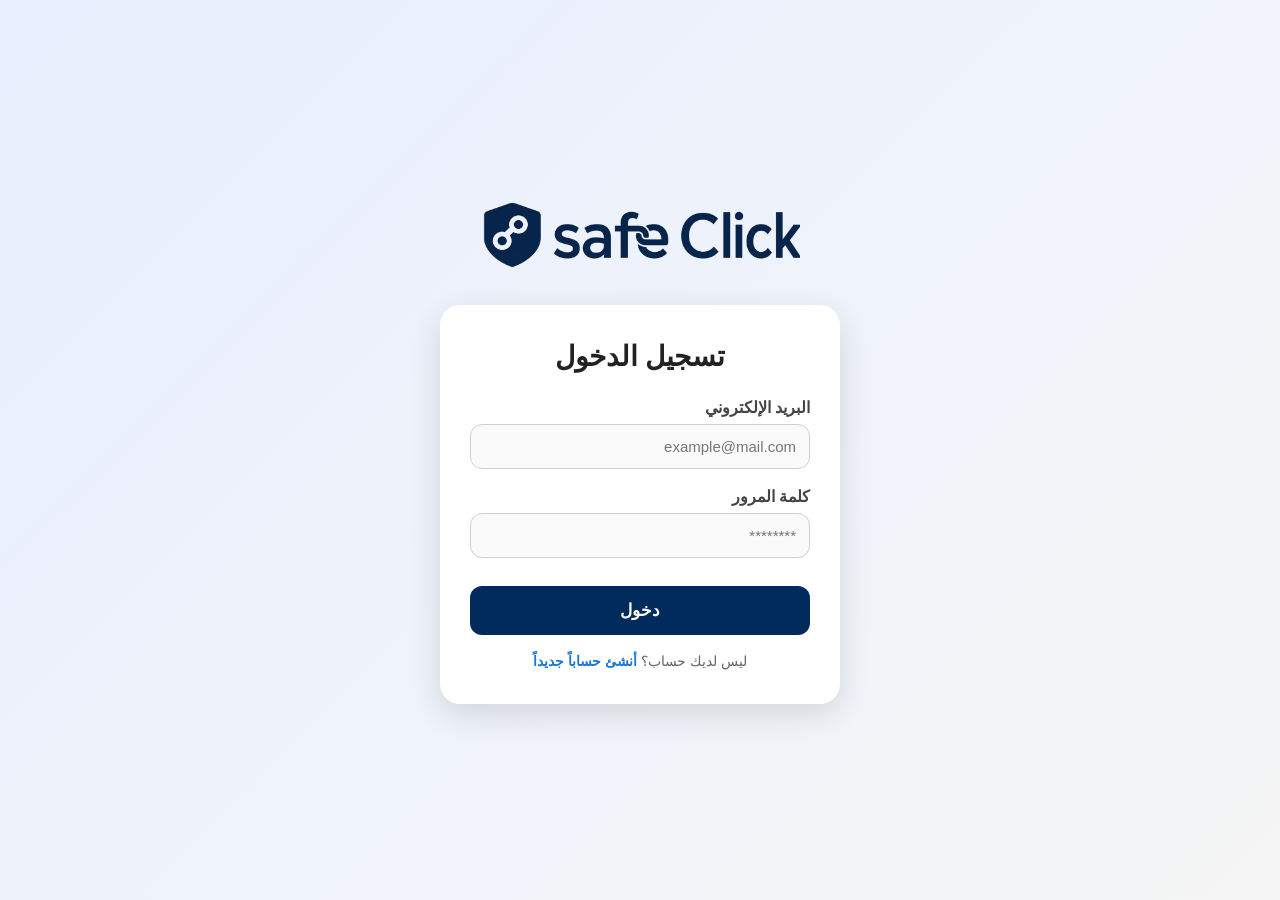
<file: index.html>
<!DOCTYPE html>
<html lang="ar" dir="rtl">
<head>
  <meta charset="UTF-8" />
  <meta name="viewport" content="width=device-width, initial-scale=1.0"/>
  
  <title>تسجيل الدخول</title>

  <link rel="icon" type="image/png" href="./home/hom.jpeg">
  <link rel="stylesheet" href="./style.css">
</head>

<body>

  <!-- اللوجو -->
  <div class="top-left-logo">
    <img
      src="./log-removebg-preview.png"
      alt="Safe Click Logo"
    />
  </div>

  <!-- كارت تسجيل الدخول -->
  <div class="auth-card">

    <h2>تسجيل الدخول</h2>

    <form id="loginForm">

      <!-- الإيميل -->
      <div class="form-group">
        <label for="email">البريد الإلكتروني</label>

        <input 
          type="email"
          name="email"
          id="email"
          placeholder="example@mail.com"
          autocomplete="email"
          required
        >
      </div>

      <!-- الباسورد -->
      <div class="form-group">
        <label for="password">كلمة المرور</label>

        <input
          type="password"
          name="password"
          id="password"
          placeholder="********"
          autocomplete="current-password"
          required
        >
      </div>

      <!-- زر الدخول -->
      <button type="submit" id="submitBtn">
        دخول
      </button>

      <!-- الرسالة -->
      <div id="responseMsg" class="message"></div>

      <!-- لينك التسجيل -->
      <p>
        ليس لديك حساب؟
        <a href="./sing.html">
          أنشئ حساباً جديداً
        </a>
      </p>

    </form>

  </div>

  <script src="./index.js"></script>

</body>
</html>
</file>
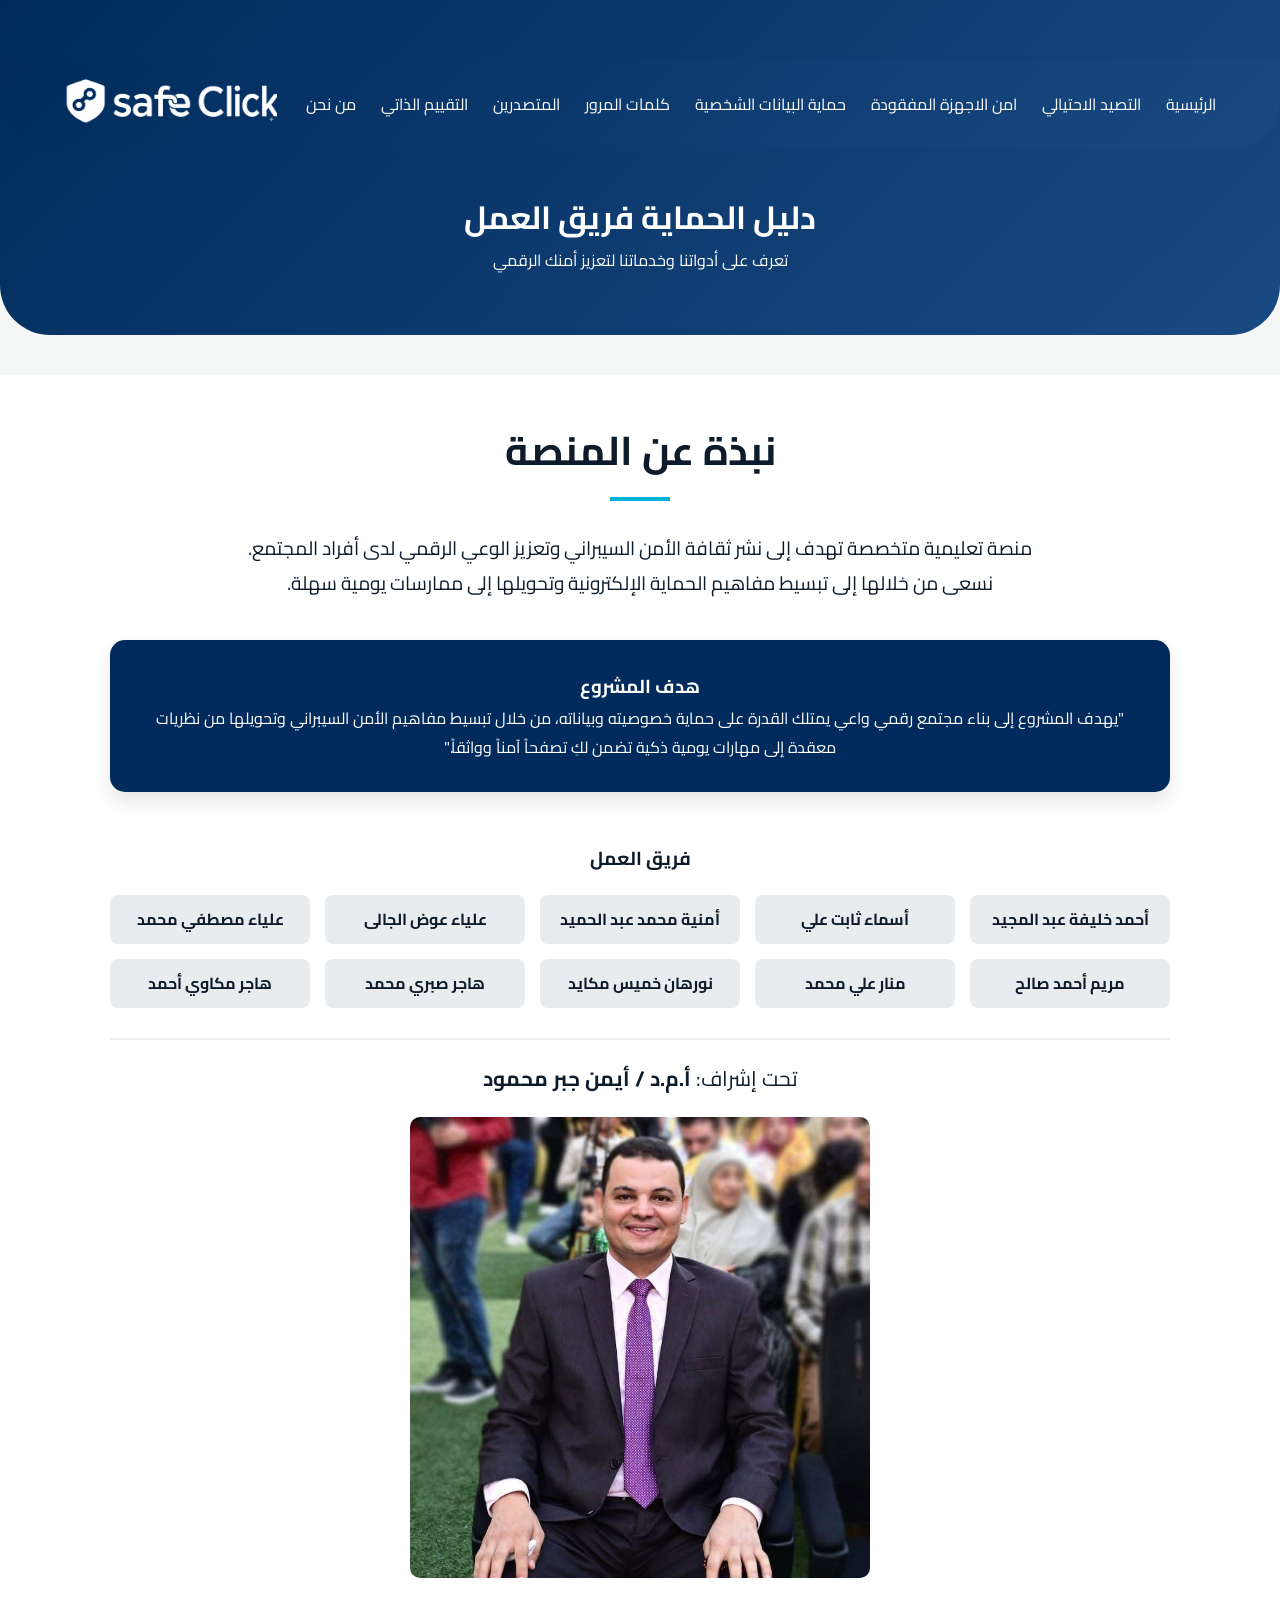
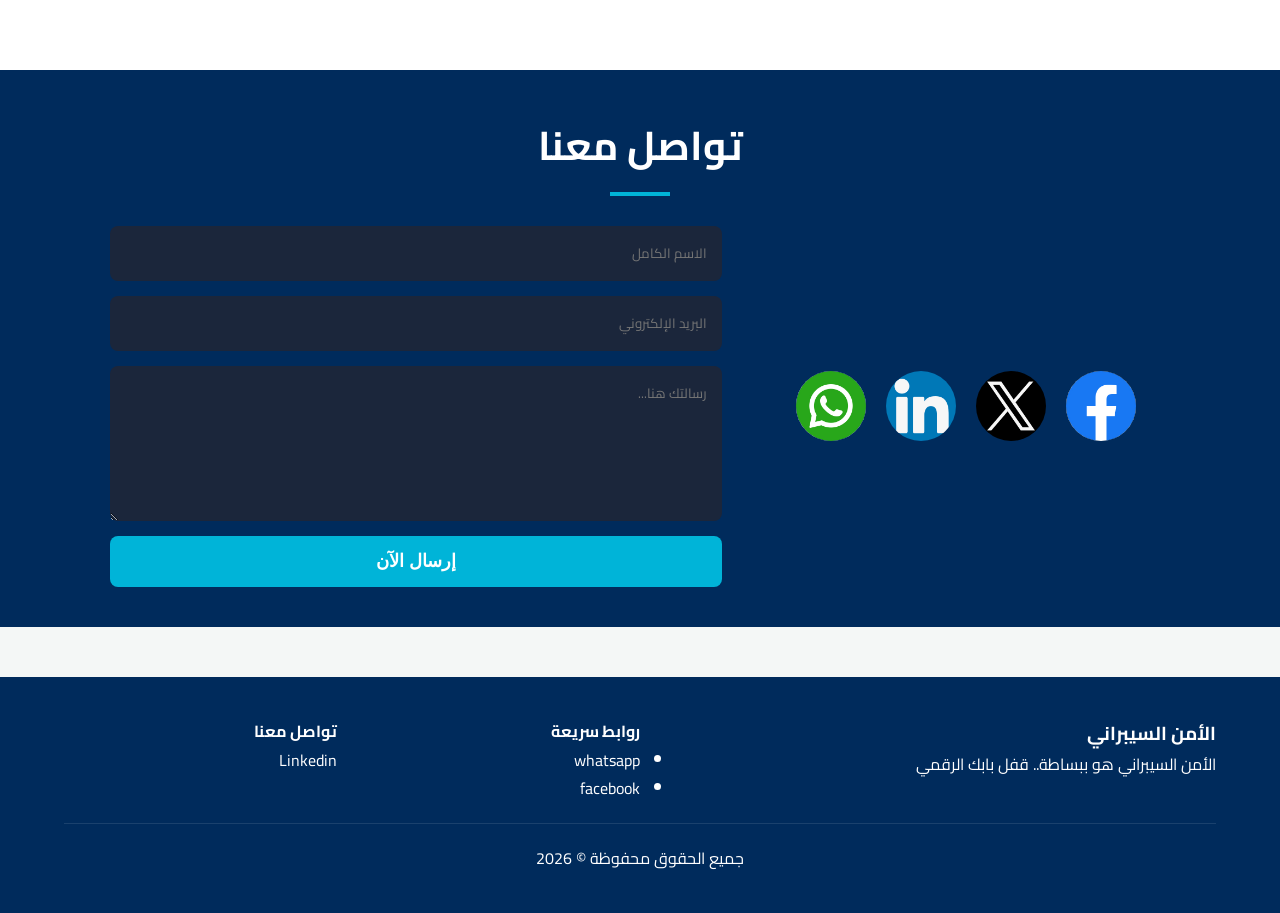
<file: about.html>
<!DOCTYPE html>
<html lang="ar" dir="rtl">
  <head>
    <meta charset="UTF-8" />
    <meta name="viewport" content="width=device-width, initial-scale=1.0" />
    <title>شرح خدمات الأمن السيبراني</title>
    <link rel="icon" type="image/png" href="./home/hom.jpeg" />
    <link rel="stylesheet" href="./about.css" />
    <link
      href="https://fonts.googleapis.com/css2?family=Cairo:wght@400;700&display=swap"
      rel="stylesheet"
    />
  </head>
  <body>
    <header>
      <header class="main-header">
        <div class="header-container">
          <div class="right-header-section">
            <div class="menu-toggle" id="mobile-menu">
              <span class="bar"></span>
              <span class="bar"></span>
              <span class="bar"></span>
            </div>

            <nav>
              <ul class="nav-list" id="nav-list">
                <li><a href="./profile.html">الرئيسية</a></li>
                <li><a href="./phishing.html">التصيد الاحتيالي</a></li>
                <li><a href="./security.html">امن الاجهزة المفقودة</a></li>
                <li><a href="./protection.html"> حماية البيانات الشخصية</a></li>
                <li><a href="./passwords.html"> كلمات المرور</a></li>
                <li><a href="./malware.html"> المتصدرين</a></li>
                <li><a href="./activite.html"> التقييم الذاتي</a></li>
                <li><a href="./about.html"> من نحن</a></li>
              </ul>
            </nav>
          </div>

          <div class="top-left-logo">
            <img
              src="./Gemini_Generated_Image_d83t30d83t30d83t-removebg-preview.png"
              alt="safe Click"
            />
          </div>
        </div>
      </header>
      <h1>دليل الحماية فريق العمل </h1>
      <p>تعرف على أدواتنا وخدماتنا لتعزيز أمنك الرقمي</p>
    </header>
    <!-- قسم من نحن -->
    <section class="about-section">
      <div class="container">
        <h2 class="section-title">نبذة عن المنصة</h2>
        <p class="description">
          منصة تعليمية متخصصة تهدف إلى نشر ثقافة الأمن السيبراني وتعزيز الوعي
          الرقمي لدى أفراد المجتمع. نسعى من خلالها إلى تبسيط مفاهيم الحماية
          الإلكترونية وتحويلها إلى ممارسات يومية سهلة.
        </p>

        <div class="mission-box">
          <h3>هدف المشروع</h3>
          <p>
            "يهدف المشروع إلى بناء مجتمع رقمي واعي يمتلك القدرة على حماية
            خصوصيته وبياناته، من خلال تبسيط مفاهيم الأمن السيبراني وتحويلها من
            نظريات معقدة إلى مهارات يومية ذكية تضمن لكِ تصفحاً آمناً وواثقاً."
          </p>
        </div>

        <div class="team-section">
          <h3>فريق العمل</h3>
          <div class="team-grid">
            <span>أحمد خليفة عبد المجيد</span>
            <span>أسماء ثابت علي</span>
            <span>أمنية محمد عبد الحميد</span>
            <span>علياء عوض الجالى</span>
            <span>علياء مصطفي محمد</span>
            <span>مريم أحمد صالح</span>
            <span>منار علي محمد</span>
            <span>نورهان خميس مكايد</span>
            <span>هاجر صبري محمد</span>
            <span>هاجر مكاوي أحمد</span>
          </div>
          <div class="supervisor">
            <p>تحت إشراف: <strong>أ.م.د / أيمن جبر محمود</strong></p>
            <img src="./iconi/IMG-20260430-WA0055.jpg"  alt="مشرف المشروع">
          </div>
        </div>
      </div>
    </section>

    <!-- قسم اتصل بنا -->
    <section class="contact-section">
      <div class="container">
        <h2 class="section-title">تواصل معنا</h2>
        <div class="contact-wrapper">
          <!-- روابط التواصل الاجتماعي (أيقونات دائرية) -->
          <div class="contact-info-icons">
            <a
              href="https://www.facebook.com/profile.php?id=61589267420290"
              target="_blank"
              class="social-icon fb"
              title="فيسبوك"
            >
              <img src="./iconi/facbook.jpeg" alt="" />
            </a>

            <a
              href="https://x.com/home"
              target="_blank"
              class="social-icon x-twitter"
              title="تويتر"
            >
              <img src="./iconi/twitter.jpeg" alt="" />
            </a>

            <a
              href="https://www.linkedin.com/in/safe-click-032a72406/"
              target="_blank"
              class="social-icon in"
              title="لينكدإن"
            >
              <img src="./iconi/linken.jpeg" alt="" />
            </a>

            <a
              href="https://wa.me/201557120352"
              target="_blank"
              class="social-icon wa"
              title="واتساب"
            >
              <img src="./iconi/WhatsApp.jpeg" alt="" />
            </a>
          </div>

          <!-- نموذج المراسلة (اختياري لزيادة احترافية الصفحة) -->
          <form class="contact-form">
            <input type="text" placeholder="الاسم الكامل" required />
            <input type="email" placeholder="البريد الإلكتروني" required />
            <textarea placeholder="رسالتك هنا..." rows="5"></textarea>
            <button type="submit">إرسال الآن</button>
          </form>
        </div>
      </div>
    </section>
    <footer class="main-footer">
      <div class="footer-container">
        <div class="footer-col">
          <h3 class="footer-logo">الأمن السيبراني</h3>
          <p>الأمن السيبراني هو ببساطة.. قفل بابك الرقمي</p>
        </div>
        <div class="footer-col">
          <h4>روابط سريعة</h4>
          <ul>
            <li><a href="https://wa.me/201557120352">whatsapp </a></li>
            <li><a href="https://www.facebook.com/profile.php?id=61589267420290"> facebook</a></li>
          </ul>
        </div>
        <div class="footer-col">
          <h4>تواصل معنا</h4>
         <p>
              <a href="https://www.linkedin.com/in/safe-click-032a72406/" >
                Linkedin </a></p>
        </div>
      </div>
      <div class="footer-bottom">
        <p>جميع الحقوق محفوظة © 2026</p>
      </div>
    </footer>
    <script src="./profile.js"></script>
  </body>
</html>
</file>
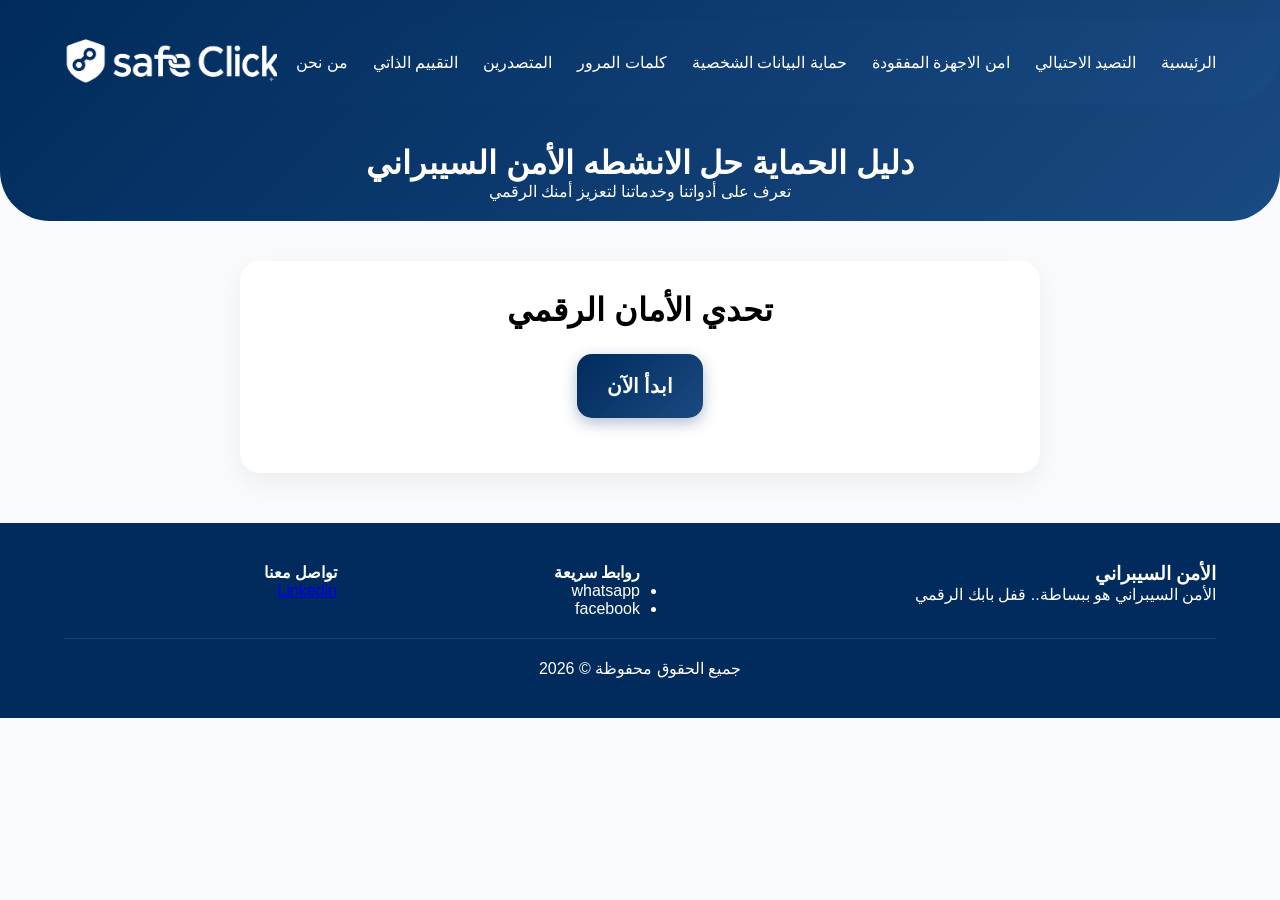
<file: activite.html>
<!DOCTYPE html>
<html lang="ar" dir="rtl">
<head>
    <meta charset="UTF-8">
    <meta name="viewport" content="width=device-width, initial-scale=1.0">
    <title>أنشطة Cyber Safe</title>
    <link rel="stylesheet" href="./activite-1.css">
</head>
<body>
     <header>
      <header class="main-header">
        <div class="header-container">
          <div class="right-header-section">
            <div class="menu-toggle" id="mobile-menu">
              <span class="bar"></span>
              <span class="bar"></span>
              <span class="bar"></span>
            </div>

            <nav>
              <ul class="nav-list" id="nav-list">
                <li><a href="./profile.html">الرئيسية</a></li>
                <li><a href="./phishing.html">التصيد الاحتيالي</a></li>
                <li><a href="./security.html">امن الاجهزة المفقودة</a></li>
                <li><a href="./protection.html"> حماية البيانات الشخصية</a></li>
                <li><a href="./passwords.html"> كلمات المرور</a></li>
                <li><a href="./malware.html"> المتصدرين</a></li>
                <li><a href="./activite.html"> التقييم الذاتي</a></li>
                <li><a href="./about.html"> من  نحن</a></li>
              </ul>
            </nav>
          </div>

          <div class="top-left-logo">
            <img
              src="./Gemini_Generated_Image_d83t30d83t30d83t-removebg-preview.png"
              alt="safe Click"
            />
          </div>
        </div>
      </header>
      <h1 >دليل الحماية  حل الانشطه  الأمن السيبراني</h1>
      <p>تعرف على أدواتنا وخدماتنا لتعزيز أمنك الرقمي</p>
    </header>


    <div class="container">
        <h1> تحدي الأمان الرقمي</h1>

        <div id="start-container" style="text-align: center;">
            <button id="start-btn" class="start-btn">ابدأ الآن</button>
        </div>

        <div id="questions-container" style="display: none;">
            <div class="question-card" id="current-question">
                <span class="question-text" id="question-text"></span>
                <div class="options" id="options-container">
                </div>
                <div class="feedback" id="feedback"></div>
            </div>
        </div>
    </div>

    <footer class="main-footer">
        <div class="footer-container">
            <div class="footer-col">
                <h3 class="footer-logo">الأمن السيبراني</h3>
            <p> الأمن السيبراني هو ببساطة.. قفل بابك الرقمي </p>
        
            </div>
            <div class="footer-col">
                <h4>روابط سريعة</h4>
                <ul>
                    <li><a href="https://wa.me/201557120352">whatsapp </a></li>
                    <li><a href="https://www.facebook.com/profile.php?id=61589267420290">  facebook</a></li>
                </ul>
            </div>
            <div class="footer-col">
                <h4>تواصل معنا</h4>
                <a href="https://www.linkedin.com/in/safe-click-032a72406/" >
                Linkedin </a></p>
            </div>
        </div>
        <div class="footer-bottom">
            <p>جميع الحقوق محفوظة © 2026</p>
        </div>
    </footer>

    <script src="./activite-1.js"></script>
</body>
</html>
</file>
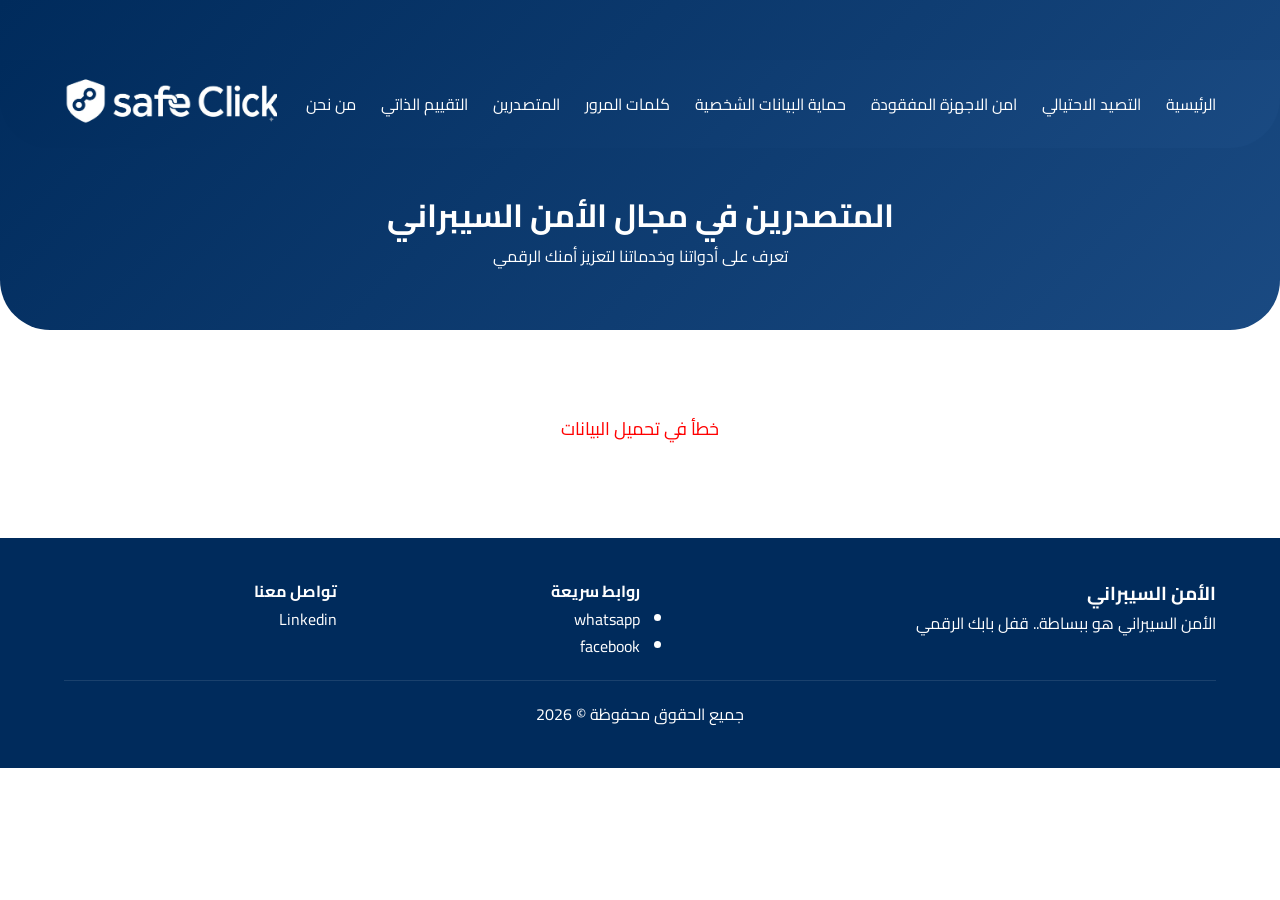
<file: malware.html>
<!DOCTYPE html>
<html lang="ar" dir="rtl">
<head>
    <meta charset="UTF-8">
    <meta name="viewport" content="width=device-width, initial-scale=1.0">
    <title>المتصدرين في مجال البرمجيات الخبيثة</title>
     <link rel="icon" type="image/png" href="./home/hom.jpeg">
    <link rel="stylesheet" href="./malware.css" />
    <link rel="stylesheet" href="https://cdnjs.cloudflare.com/ajax/libs/font-awesome/6.0.0/css/all.min.css" />
    <link
      href="https://fonts.googleapis.com/css2?family=Cairo:wght@400;700&display=swap"
      rel="stylesheet"
    />
</head>
<body>
    <header>
      <header class="main-header">
        <div class="header-container">
          <div class="right-header-section">
            <div class="menu-toggle" id="mobile-menu">
              <span class="bar"></span>
              <span class="bar"></span>
              <span class="bar"></span>
            </div>

            <nav>
              <ul class="nav-list" id="nav-list">
                <li><a href="./profile.html">الرئيسية</a></li>
                <li><a href="./phishing.html">التصيد الاحتيالي</a></li>
                <li><a href="./security.html">امن الاجهزة المفقودة</a></li>
                <li><a href="./protection.html"> حماية البيانات الشخصية</a></li>
                <li><a href="./passwords.html"> كلمات المرور</a></li>
                <li><a href="./malware.html"> المتصدرين</a></li>
                <li><a href="./activite.html"> التقييم الذاتي</a></li>
                <li><a href="./about.html"> من  نحن</a></li>
              </ul>
            </nav>
          </div>

          <div class="top-left-logo">
            <img
              src="./Gemini_Generated_Image_d83t30d83t30d83t-removebg-preview.png"
              alt="safe Click"
            />
          </div>
        </div>
      </header>
      <h1>المتصدرين في مجال الأمن السيبراني</h1>
      <p>تعرف على أدواتنا وخدماتنا لتعزيز أمنك الرقمي</p>
    </header>

    <div class="container">
        <div class="leaderboard">
            <div id="scores-container"></div>
        </div>
    </div>

     <footer class="main-footer">
        <div class="footer-container">
            <div class="footer-col">
                <h3 class="footer-logo">الأمن السيبراني</h3>
            <p> الأمن السيبراني هو ببساطة.. قفل بابك الرقمي </p>
        
            </div>
            <div class="footer-col">
                <h4>روابط سريعة</h4>
                <ul>
                    <li><a href="https://wa.me/201557120352">whatsapp </a></li>
                    <li><a href="https://www.facebook.com/profile.php?id=61589267420290">  facebook</a></li>
                </ul>
            </div>
            <div class="footer-col">
                <h4>تواصل معنا</h4>
               <p>
              <a href="https://www.linkedin.com/in/safe-click-032a72406/" >
                Linkedin </a></p>
            </div>
        </div>
        <div class="footer-bottom">
            <p>جميع الحقوق محفوظة © 2026</p>
        </div>
    </footer>
    <script src="./malware.js"></script>
</body>
</html>
</file>
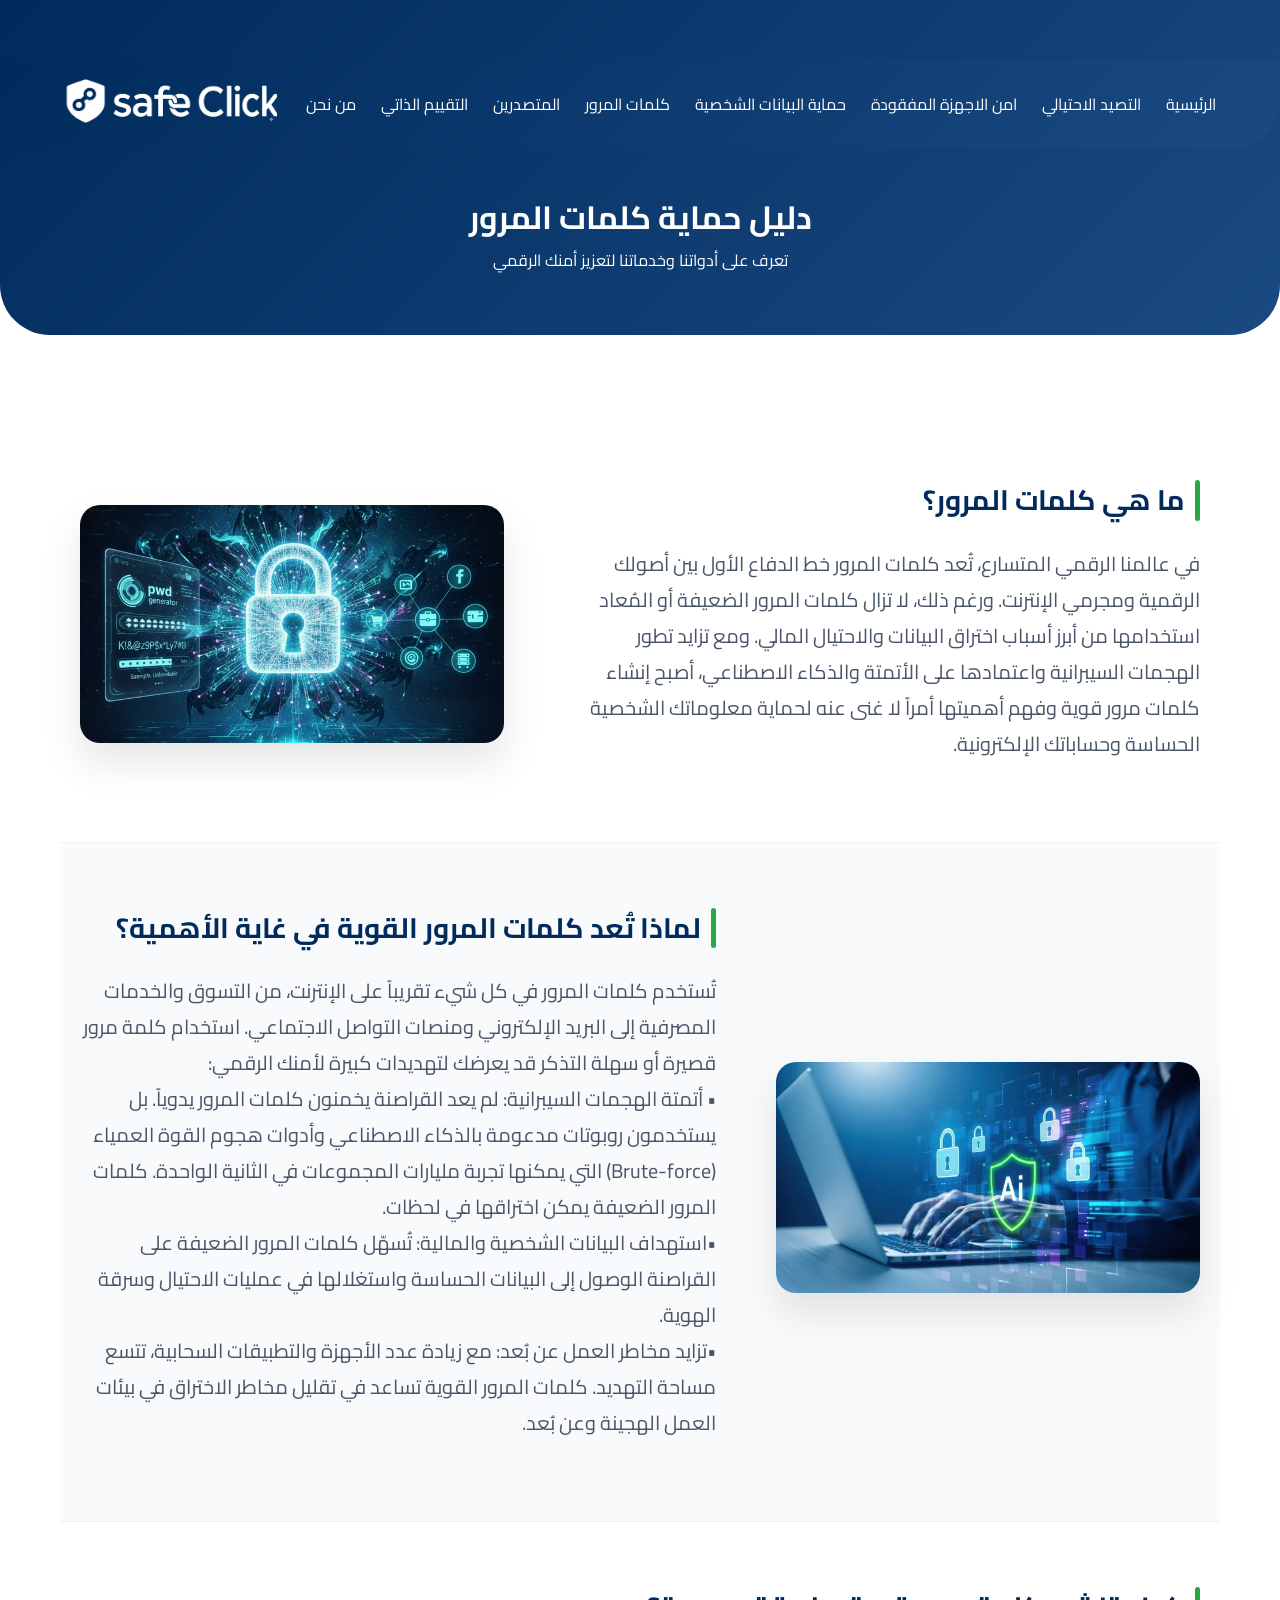
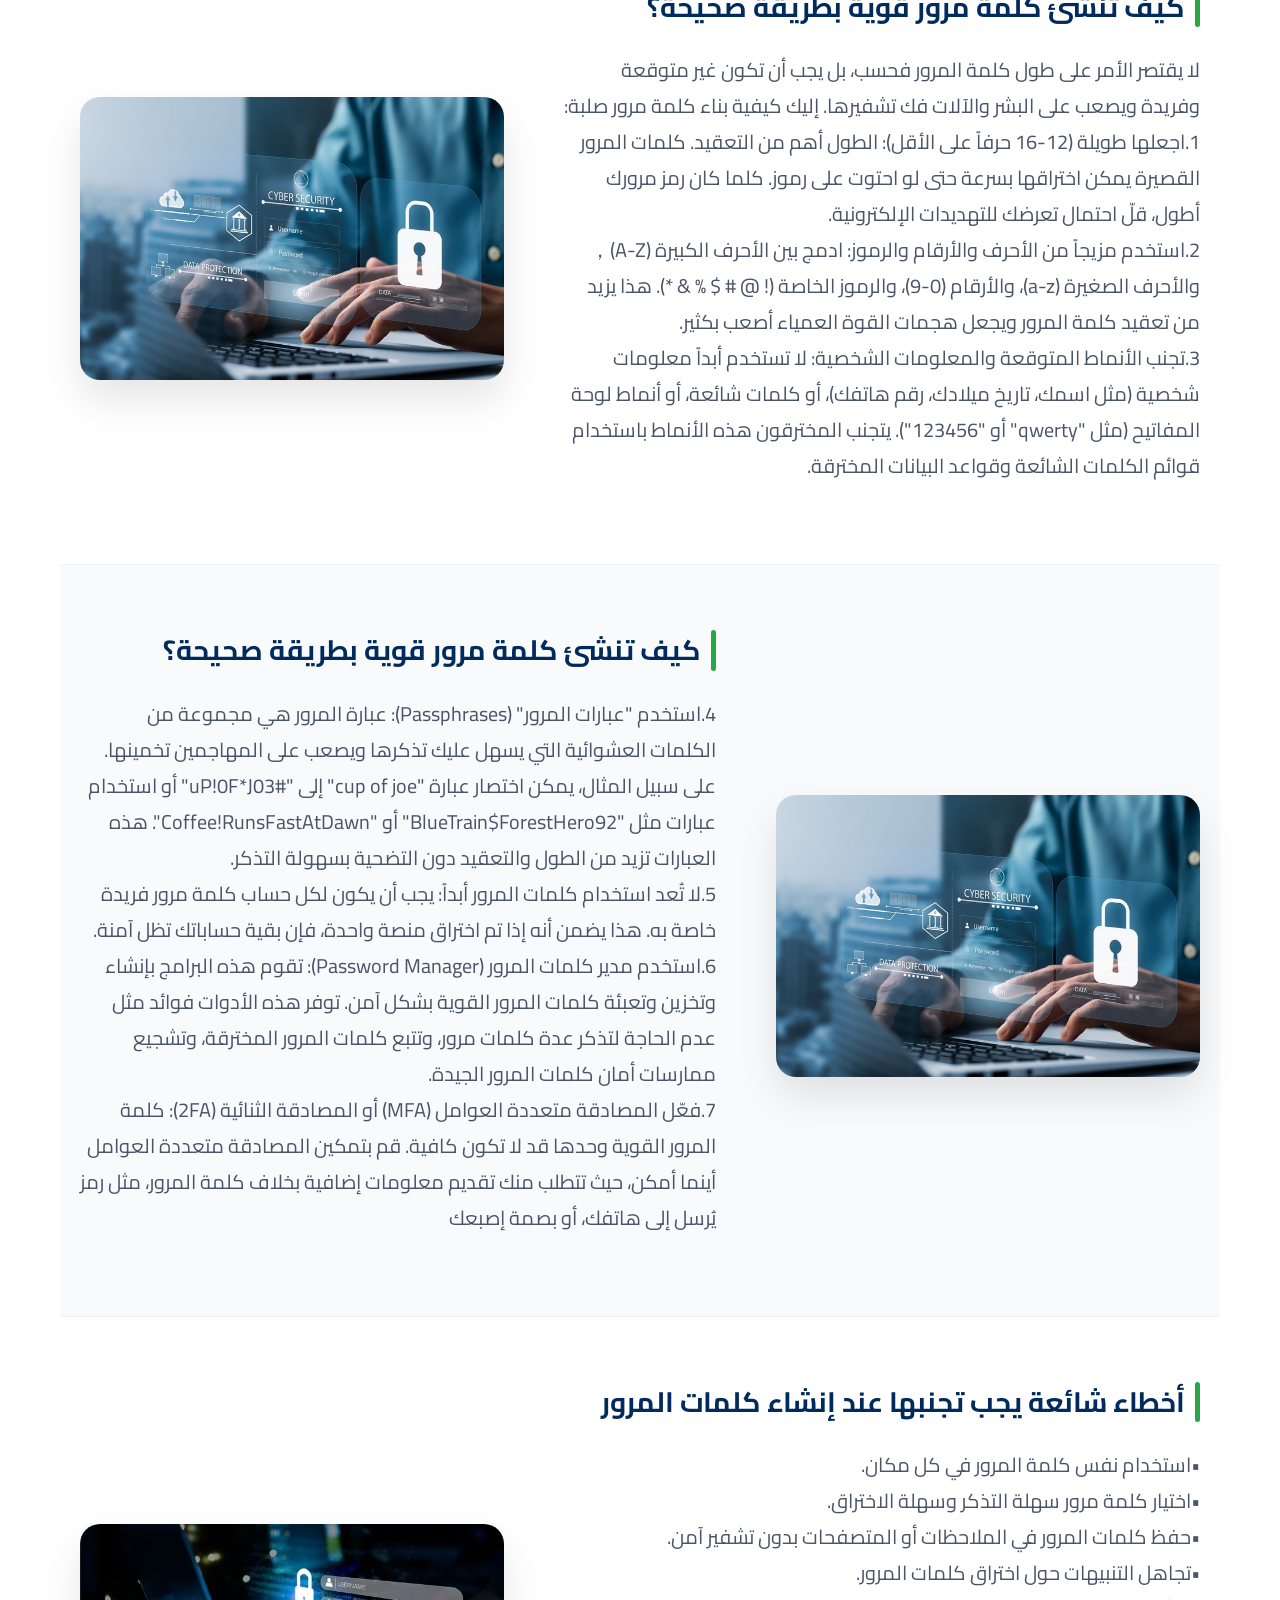
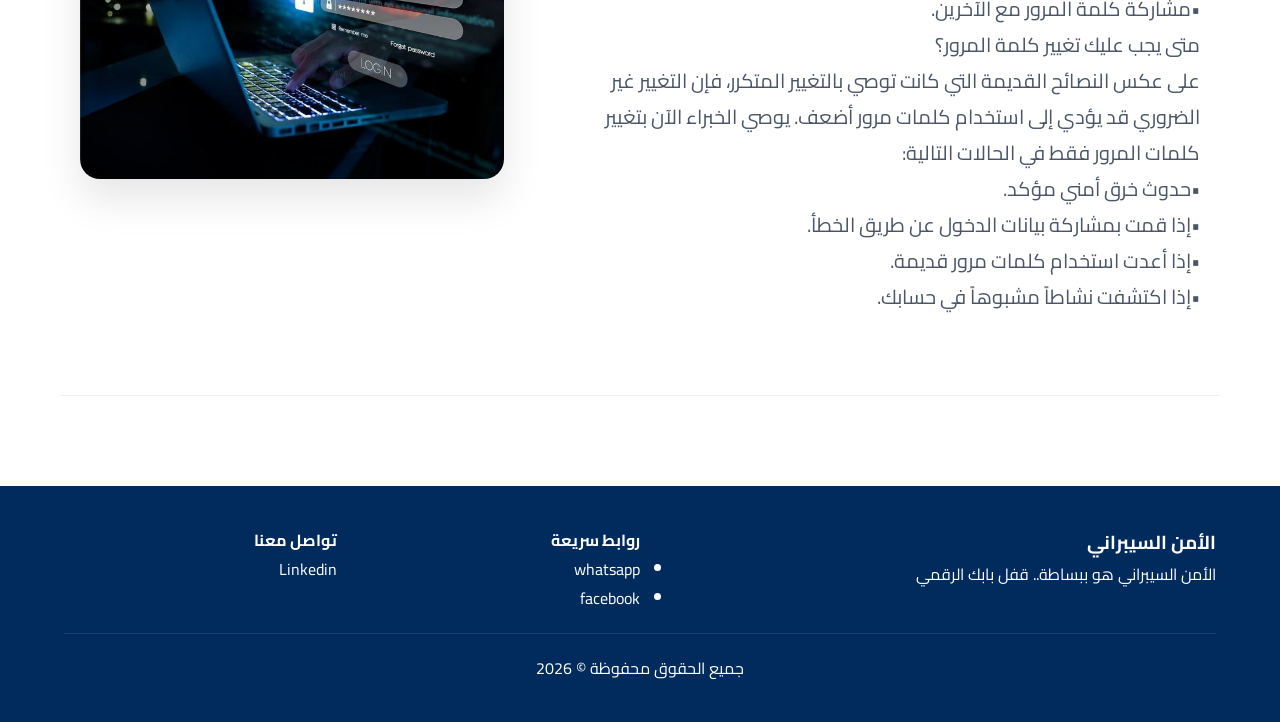
<file: Passwords.html>
<!DOCTYPE html>
<html lang="ar" dir="rtl">
  <head>
    <meta charset="UTF-8" />
    <meta name="viewport" content="width=device-width, initial-scale=1.0" />
    <title>شرح خدمات الأمن السيبراني</title>
    <link rel="icon" type="image/png" href="./home/hom.jpeg" />
    <link rel="stylesheet" href="./Passwords.css" />
    <link
      href="https://fonts.googleapis.com/css2?family=Cairo:wght@400;700&display=swap"
      rel="stylesheet"
    />
  </head>
  <body>
    <header>
      <header class="main-header">
        <div class="header-container">
          <div class="right-header-section">
            <div class="menu-toggle" id="mobile-menu">
              <span class="bar"></span>
              <span class="bar"></span>
              <span class="bar"></span>
            </div>

            <nav>
              <ul class="nav-list" id="nav-list">
                <li><a href="./profile.html">الرئيسية</a></li>
                <li><a href="./phishing.html">التصيد الاحتيالي</a></li>
                <li><a href="./security.html">امن الاجهزة المفقودة</a></li>
                <li><a href="./protection.html"> حماية البيانات الشخصية</a></li>
                <li><a href="./passwords.html"> كلمات المرور</a></li>
                <li><a href="./malware.html"> المتصدرين</a></li>
                <li><a href="./activite.html"> التقييم الذاتي</a></li>
                <li><a href="./about.html"> من نحن</a></li>
              </ul>
            </nav>
          </div>

          <div class="top-left-logo">
            <img
              src="./Gemini_Generated_Image_d83t30d83t30d83t-removebg-preview.png"
              alt="safe Click"
            />
          </div>
        </div>
      </header>
       <h1>دليل حماية كلمات المرور</h1>
      <p>تعرف على أدواتنا وخدماتنا لتعزيز أمنك الرقمي</p>
    </header>

    <div class="container">
      <div class="info-row">
        <div class="text-content">
          <h2>ما هي كلمات المرور؟</h2>
          <p>
            في عالمنا الرقمي المتسارع، تُعد كلمات المرور خط الدفاع الأول بين
            أصولك الرقمية ومجرمي الإنترنت. ورغم ذلك، لا تزال كلمات المرور
            الضعيفة أو المُعاد استخدامها من أبرز أسباب اختراق البيانات والاحتيال
            المالي. ومع تزايد تطور الهجمات السيبرانية واعتمادها على الأتمتة
            والذكاء الاصطناعي، أصبح إنشاء كلمات مرور قوية وفهم أهميتها أمراً لا
            غنى عنه لحماية معلوماتك الشخصية الحساسة وحساباتك الإلكترونية.
          </p>
        </div>
        <div class="image-container">
          <img
            src="./Passwords/Importancia de la protección de datos y privacidad.jpg"
            alt="  كلمات المرور"
          />
        </div>
      </div>

      <div class="info-row">
        <div class="text-content">
          <h2>لماذا تُعد كلمات المرور القوية في غاية الأهمية؟</h2>
          <p>
            تُستخدم كلمات المرور في كل شيء تقريباً على الإنترنت، من التسوق
            والخدمات المصرفية إلى البريد الإلكتروني ومنصات التواصل الاجتماعي.
            استخدام كلمة مرور قصيرة أو سهلة التذكر قد يعرضك لتهديدات كبيرة لأمنك
            الرقمي:
            <br />
            • أتمتة الهجمات السيبرانية: لم يعد القراصنة يخمنون كلمات المرور
            يدوياً. بل يستخدمون روبوتات مدعومة بالذكاء الاصطناعي وأدوات هجوم
            القوة العمياء (Brute-force) التي يمكنها تجربة مليارات المجموعات في
            الثانية الواحدة. كلمات المرور الضعيفة يمكن اختراقها في لحظات.
            <br />
            •استهداف البيانات الشخصية والمالية: تُسهّل كلمات المرور الضعيفة على
            القراصنة الوصول إلى البيانات الحساسة واستغلالها في عمليات الاحتيال
            وسرقة الهوية.
            <br />
            •تزايد مخاطر العمل عن بُعد: مع زيادة عدد الأجهزة والتطبيقات
            السحابية، تتسع مساحة التهديد. كلمات المرور القوية تساعد في تقليل
            مخاطر الاختراق في بيئات العمل الهجينة وعن بُعد.
          </p>
        </div>
        <div class="image-container">
          <img
            src="./Passwords/How to Protect Your Laptop from Viruses and Hackers in 2026_ 7 Easy Security Tips.jpg"
            alt=" كلمات المرور القويه"
          />
        </div>
      </div>

      <div class="info-row">
        <div class="text-content">
          <h2>كيف تنشئ كلمة مرور قوية بطريقة صحيحة؟</h2>
          <p>
            لا يقتصر الأمر على طول كلمة المرور فحسب، بل يجب أن تكون غير متوقعة
            وفريدة ويصعب على البشر والآلات فك تشفيرها. إليك كيفية بناء كلمة مرور
            صلبة: <br />
            1.اجعلها طويلة (12-16 حرفاً على الأقل): الطول أهم من التعقيد. كلمات
            المرور القصيرة يمكن اختراقها بسرعة حتى لو احتوت على رموز. كلما كان
            رمز مرورك أطول، قلّ احتمال تعرضك للتهديدات الإلكترونية. <br />
            2.استخدم مزيجاً من الأحرف والأرقام والرموز: ادمج بين الأحرف الكبيرة
            (A-Z)， والأحرف الصغيرة (a-z)، والأرقام (0-9)، والرموز الخاصة (! @ #
            $ % & *). هذا يزيد من تعقيد كلمة المرور ويجعل هجمات القوة العمياء
            أصعب بكثير. <br />
            3.تجنب الأنماط المتوقعة والمعلومات الشخصية: لا تستخدم أبداً معلومات
            شخصية (مثل اسمك، تاريخ ميلادك، رقم هاتفك)، أو كلمات شائعة، أو أنماط
            لوحة المفاتيح (مثل "qwerty" أو "123456"). يتجنب المخترقون هذه
            الأنماط باستخدام قوائم الكلمات الشائعة وقواعد البيانات المخترقة.
            <br />
          </p>
        </div>
        <div class="image-container">
          <img src="./Passwords/po.jpg" alt="   انشاء" />
        </div>
      </div>

      <div class="info-row">
        <div class="text-content">
          <h2>كيف تنشئ كلمة مرور قوية بطريقة صحيحة؟</h2>
          <p>
            4.استخدم "عبارات المرور" (Passphrases): عبارة المرور هي مجموعة من
            الكلمات العشوائية التي يسهل عليك تذكرها ويصعب على المهاجمين تخمينها.
            على سبيل المثال، يمكن اختصار عبارة "cup of joe" إلى "uP!0F*J03#" أو
            استخدام عبارات مثل "BlueTrain$ForestHero92" أو
            "Coffee!RunsFastAtDawn". هذه العبارات تزيد من الطول والتعقيد دون
            التضحية بسهولة التذكر. <br />
            5.لا تُعد استخدام كلمات المرور أبداً: يجب أن يكون لكل حساب كلمة مرور
            فريدة خاصة به. هذا يضمن أنه إذا تم اختراق منصة واحدة، فإن بقية
            حساباتك تظل آمنة. <br />
            6.استخدم مدير كلمات المرور (Password Manager): تقوم هذه البرامج
            بإنشاء وتخزين وتعبئة كلمات المرور القوية بشكل آمن. توفر هذه الأدوات
            فوائد مثل عدم الحاجة لتذكر عدة كلمات مرور، وتتبع كلمات المرور
            المخترقة، وتشجيع ممارسات أمان كلمات المرور الجيدة. <br />
            7.فعّل المصادقة متعددة العوامل (MFA) أو المصادقة الثنائية (2FA):
            كلمة المرور القوية وحدها قد لا تكون كافية. قم بتمكين المصادقة متعددة
            العوامل أينما أمكن، حيث تتطلب منك تقديم معلومات إضافية بخلاف كلمة
            المرور، مثل رمز يُرسل إلى هاتفك، أو بصمة إصبعك
          </p>
        </div>
        <div class="image-container">
          <img src="./Passwords/po.jpg" alt="  انشاء" />
        </div>
      </div>
      <div class="info-row">
        <div class="text-content">
          <h2>أخطاء شائعة يجب تجنبها عند إنشاء كلمات المرور</h2>
          <p>
            •استخدام نفس كلمة المرور في كل مكان. <br />
            •اختيار كلمة مرور سهلة التذكر وسهلة الاختراق. <br />
            •حفظ كلمات المرور في الملاحظات أو المتصفحات بدون تشفير آمن. <br />
            •تجاهل التنبيهات حول اختراق كلمات المرور. <br />
            •مشاركة كلمة المرور مع الآخرين. <br />
            متى يجب عليك تغيير كلمة المرور؟ <br />
            على عكس النصائح القديمة التي كانت توصي بالتغيير المتكرر، فإن التغيير
            غير الضروري قد يؤدي إلى استخدام كلمات مرور أضعف. يوصي الخبراء الآن
            بتغيير كلمات المرور فقط في الحالات التالية: <br />
            •حدوث خرق أمني مؤكد. <br />
            •إذا قمت بمشاركة بيانات الدخول عن طريق الخطأ. <br />
            •إذا أعدت استخدام كلمات مرور قديمة. <br />
            •إذا اكتشفت نشاطاً مشبوهاً في حسابك.
          </p>
        </div>
        <div class="image-container">
          <img
            src="./Passwords/How to Perform a Password Security Check in Microsoft Edge.jpg"
            alt="  انشاء"
          />
        </div>
      </div>
    </div>
    <footer class="main-footer">
      <div class="footer-container">
        <div class="footer-col">
          <h3 class="footer-logo">الأمن السيبراني</h3>
          <p>الأمن السيبراني هو ببساطة.. قفل بابك الرقمي</p>
        </div>
        <div class="footer-col">
          <h4>روابط سريعة</h4>
          <ul>
            <li><a href="https://wa.me/201557120352">whatsapp </a></li>
            <li>
              <a href="https://www.facebook.com/profile.php?id=61589267420290">
                facebook</a></li>
          </ul>
        </div>
        <div class="footer-col">
          <h4>تواصل معنا</h4>
     <p>
              <a href="https://www.linkedin.com/in/safe-click-032a72406/" >
                Linkedin </a></p>
        </div>
      </div>
      <div class="footer-bottom">
        <p>جميع الحقوق محفوظة © 2026</p>
      </div>
    </footer>
    <script src="./profile.js"></script>
  </body>
</html>
</file>
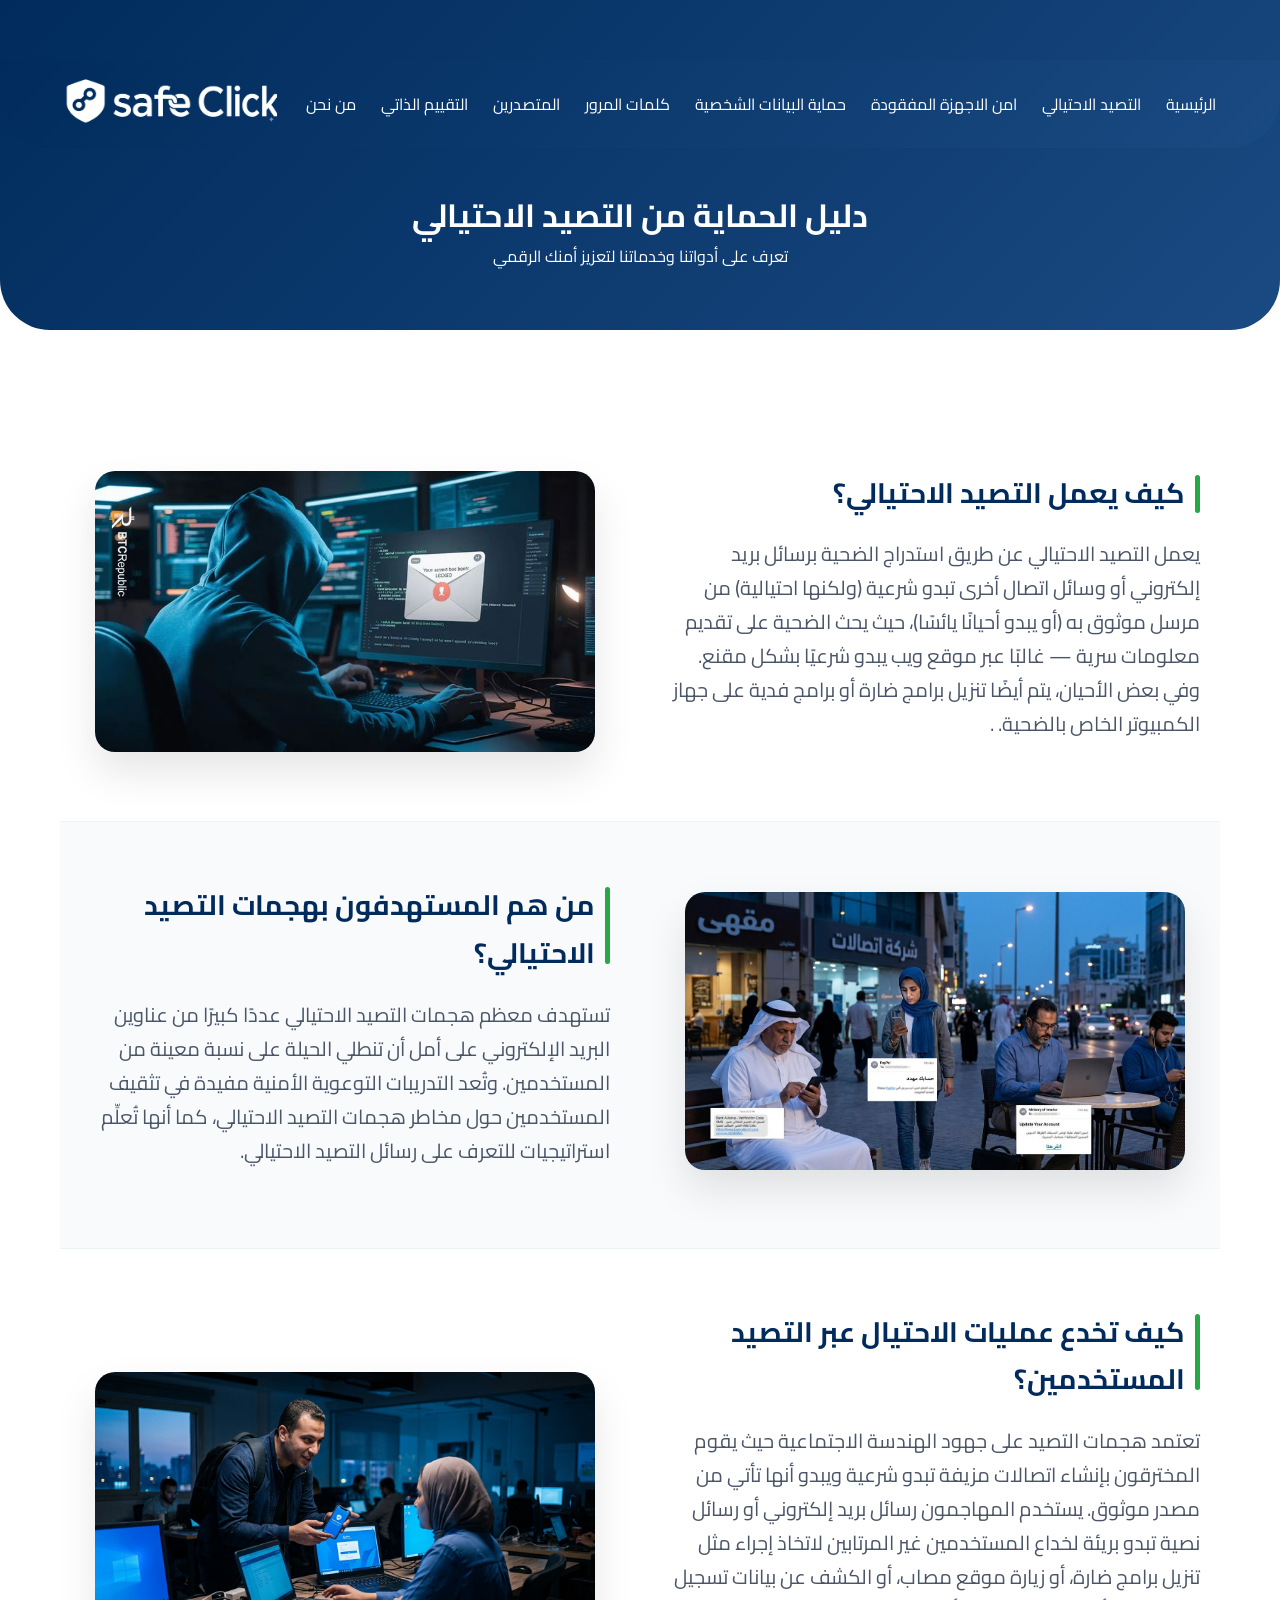
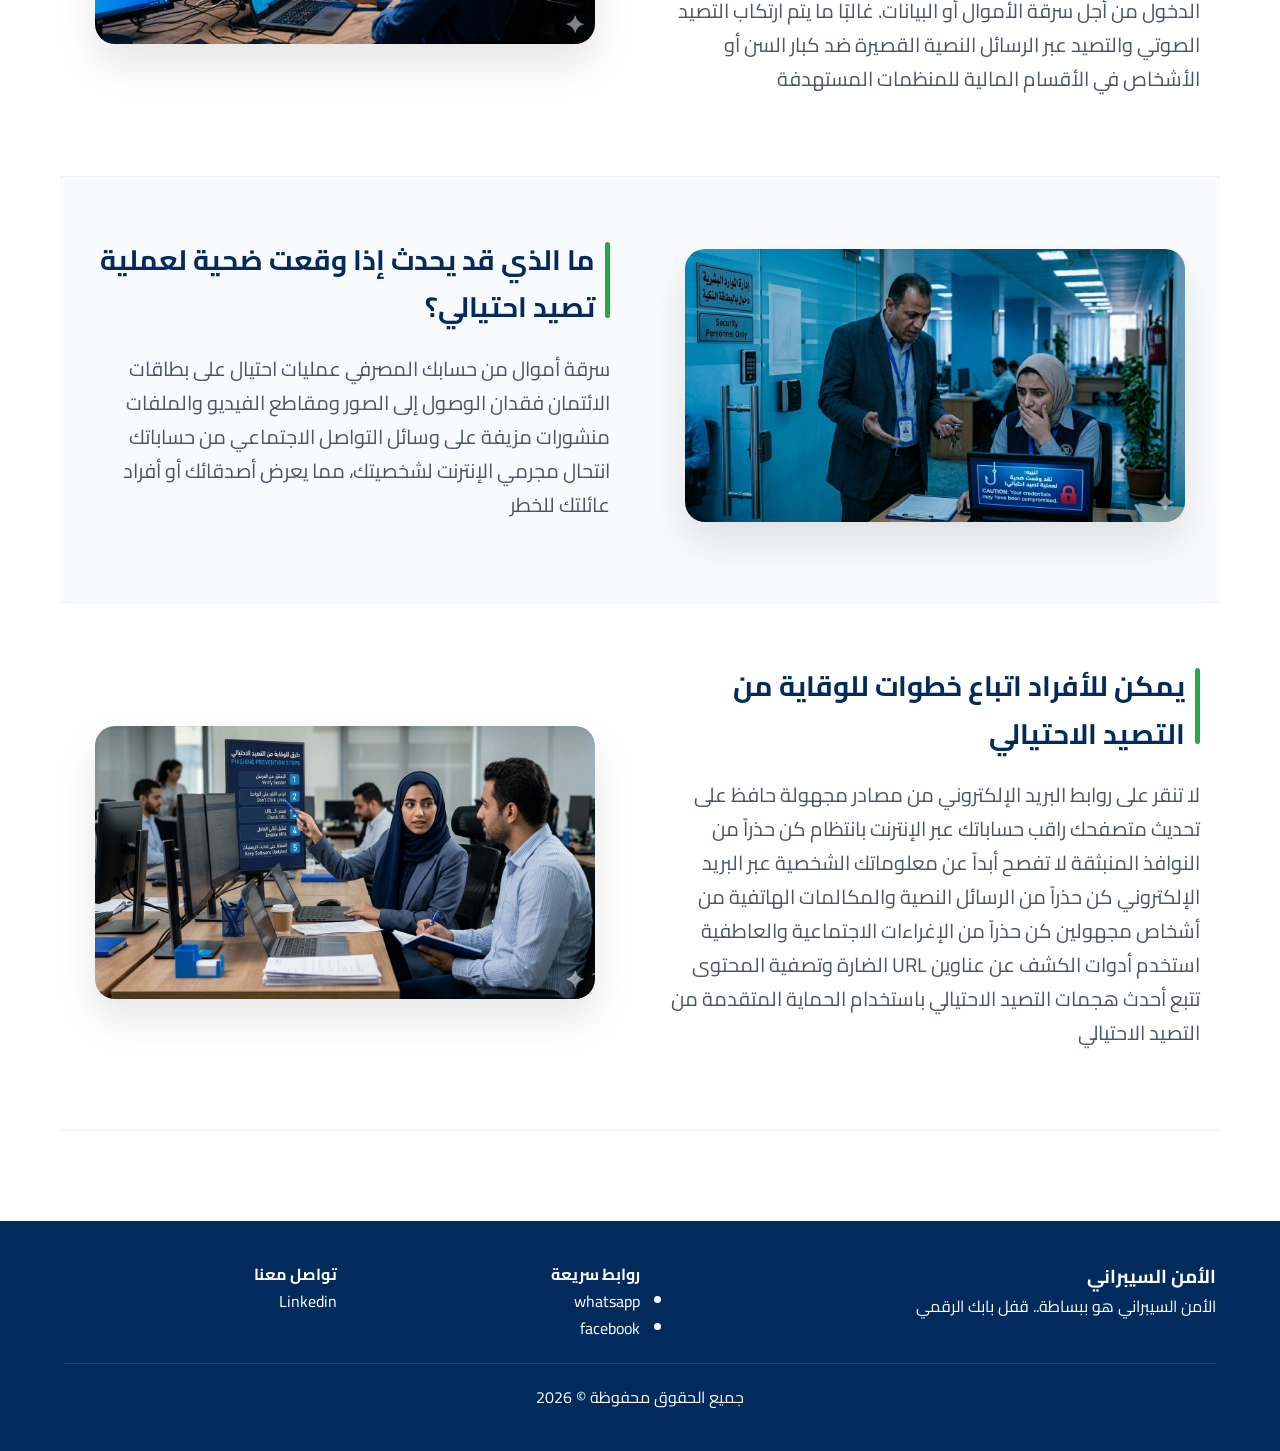
<file: phishing.html>
<!DOCTYPE html>
<html lang="ar" dir="rtl">
  <head>
    <meta charset="UTF-8" />
    <meta name="viewport" content="width=device-width, initial-scale=1.0" />
    <title>شرح خدمات الأمن السيبراني</title>
    <link rel="icon" type="image/png" href="./home/hom.jpeg">
    <link rel="stylesheet" href="./phishing.css" />
    <link
      href="https://fonts.googleapis.com/css2?family=Cairo:wght@400;700&display=swap"
      rel="stylesheet"
    />
  </head>
  <body>
    <header>
      <header class="main-header">
        <div class="header-container">
          <div class="right-header-section">
            <div class="menu-toggle" id="mobile-menu">
              <span class="bar"></span>
              <span class="bar"></span>
              <span class="bar"></span>
            </div>

            <nav>
              <ul class="nav-list" id="nav-list">
                <li><a href="./profile.html">الرئيسية</a></li>
                <li><a href="./phishing.html">التصيد الاحتيالي</a></li>
                <li><a href="./security.html">امن الاجهزة المفقودة</a></li>
                <li><a href="./protection.html"> حماية البيانات الشخصية</a></li>
                <li><a href="./passwords.html"> كلمات المرور</a></li>
                <li><a href="./malware.html"> المتصدرين</a></li>
                <li><a href="./activite.html"> التقييم الذاتي</a></li>
                <li><a href="./about.html"> من  نحن</a></li>
              </ul>
            </nav>
          </div>

          <div class="top-left-logo">
            <img
              src="./Gemini_Generated_Image_d83t30d83t30d83t-removebg-preview.png"
              alt="safe Click"
            />
          </div>
        </div>
      </header>
      <h1>دليل الحماية من التصيد الاحتيالي</h1>
      <p>تعرف على أدواتنا وخدماتنا لتعزيز أمنك الرقمي</p>
    </header>

    <div class="container">
      <div class="info-row">
        <div class="text-content">
          <h2> كيف يعمل التصيد الاحتيالي؟</h2>
          <p>
            يعمل التصيد الاحتيالي عن طريق استدراج الضحية برسائل بريد إلكتروني أو
            وسائل اتصال أخرى تبدو شرعية (ولكنها احتيالية) من مرسل موثوق به (أو
            يبدو أحيانًا يائسًا)، حيث يحث الضحية على تقديم معلومات سرية — غالبًا
            عبر موقع ويب يبدو شرعيًا بشكل مقنع. وفي بعض الأحيان، يتم أيضًا تنزيل
            برامج ضارة أو برامج فدية على جهاز الكمبيوتر الخاص بالضحية. .
          </p>
        </div>
        <div class="image-container">
          <img
            src="./phishing/Phishing Scams Pulled Over $300 Million Out of the Crypto Industry in August.jpg"
            alt="حماية البريد"
          />
        </div>
      </div>

      <div class="info-row">
        <div class="text-content">
          <h2>من هم المستهدفون بهجمات التصيد الاحتيالي؟</h2>
          <p>
            تستهدف معظم هجمات التصيد الاحتيالي عددًا كبيرًا من عناوين البريد
            الإلكتروني على أمل أن تنطلي الحيلة على نسبة معينة من المستخدمين.
            وتُعد التدريبات التوعوية الأمنية مفيدة في تثقيف المستخدمين حول مخاطر
            هجمات التصيد الاحتيالي، كما أنها تُعلِّم استراتيجيات للتعرف على
            رسائل التصيد الاحتيالي.
          </p>
        </div>
        <div class="image-container">
          <img
            src="./phishing/io.jpeg"
            alt="فحص الروابط"
          />
        </div>
      </div>

      <div class="info-row">
        <div class="text-content">
          <h2>كيف تخدع عمليات الاحتيال عبر التصيد المستخدمين؟</h2>
          <p>
            تعتمد هجمات التصيد على جهود الهندسة الاجتماعية حيث يقوم المخترقون
            بإنشاء اتصالات مزيفة تبدو شرعية ويبدو أنها تأتي من مصدر موثوق.
            يستخدم المهاجمون رسائل بريد إلكتروني أو رسائل نصية تبدو بريئة لخداع
            المستخدمين غير المرتابين لاتخاذ إجراء مثل تنزيل برامج ضارة، أو زيارة
            موقع مصاب، أو الكشف عن بيانات تسجيل الدخول من أجل سرقة الأموال أو
            البيانات. غالبًا ما يتم ارتكاب التصيد الصوتي والتصيد عبر الرسائل
            النصية القصيرة ضد كبار السن أو الأشخاص في الأقسام المالية للمنظمات
            المستهدفة
          </p>
        </div>
        <div class="image-container">
          <img
            src="./phishing/الهندسة الاجتماعية.png"
            alt=" الهندسة الاجتماعية"
          />
        </div>
      </div>

      <div class="info-row">
        <div class="text-content">
          <h2>ما الذي قد يحدث إذا وقعت ضحية لعملية تصيد احتيالي؟</h2>
          <p>
            سرقة أموال من حسابك المصرفي عمليات احتيال على بطاقات الائتمان فقدان
            الوصول إلى الصور ومقاطع الفيديو والملفات منشورات مزيفة على وسائل
            التواصل الاجتماعي من حساباتك انتحال مجرمي الإنترنت لشخصيتك، مما يعرض
            أصدقائك أو أفراد عائلتك للخطر
          </p>
        </div>
        <div class="image-container">
          <img
            src="./phishing/Gemini_Generated_Image_m6ng5dm6ng5dm6ng.png"
            alt="تنبيهات أمنية"
          />
        </div>
      </div>

      <div class="info-row">
        <div class="text-content">
          <h2>يمكن للأفراد اتباع خطوات للوقاية من التصيد الاحتيالي</h2>
          <p>
            لا تنقر على روابط البريد الإلكتروني من مصادر مجهولة حافظ على تحديث
            متصفحك راقب حساباتك عبر الإنترنت بانتظام كن حذراً من النوافذ
            المنبثقة لا تفصح أبداً عن معلوماتك الشخصية عبر البريد الإلكتروني كن
            حذراً من الرسائل النصية والمكالمات الهاتفية من أشخاص مجهولين كن
            حذراً من الإغراءات الاجتماعية والعاطفية استخدم أدوات الكشف عن عناوين
            URL الضارة وتصفية المحتوى تتبع أحدث هجمات التصيد الاحتيالي باستخدام
            الحماية المتقدمة من التصيد الاحتيالي
          </p>
        </div>
        <div class="image-container">
          <img src="./phishing/الوقاية 2.png" alt=" خطوات الوقاية " />
        </div>
      </div>
    </div>
     <footer class="main-footer">
        <div class="footer-container">
            <div class="footer-col">
                <h3 class="footer-logo">الأمن السيبراني</h3>
            <p> الأمن السيبراني هو ببساطة.. قفل بابك الرقمي </p>
        
            </div>
            <div class="footer-col">
                <h4>روابط سريعة</h4>
                <ul>
                    <li><a href="https://wa.me/201557120352">whatsapp </a></li>
            <li>
              <a href="https://www.facebook.com/profile.php?id=61589267420290">
                facebook</a></li>
                </ul>
            </div>
            <div class="footer-col">
                <h4>تواصل معنا</h4>
               <p>
              <a href="https://www.linkedin.com/in/safe-click-032a72406/" >
                Linkedin </a></p>
            </div>
        </div>
        <div class="footer-bottom">
            <p>جميع الحقوق محفوظة © 2026</p>
        </div>
    </footer>
    <script src="./profile.js"></script>
  </body>
</html>
</file>
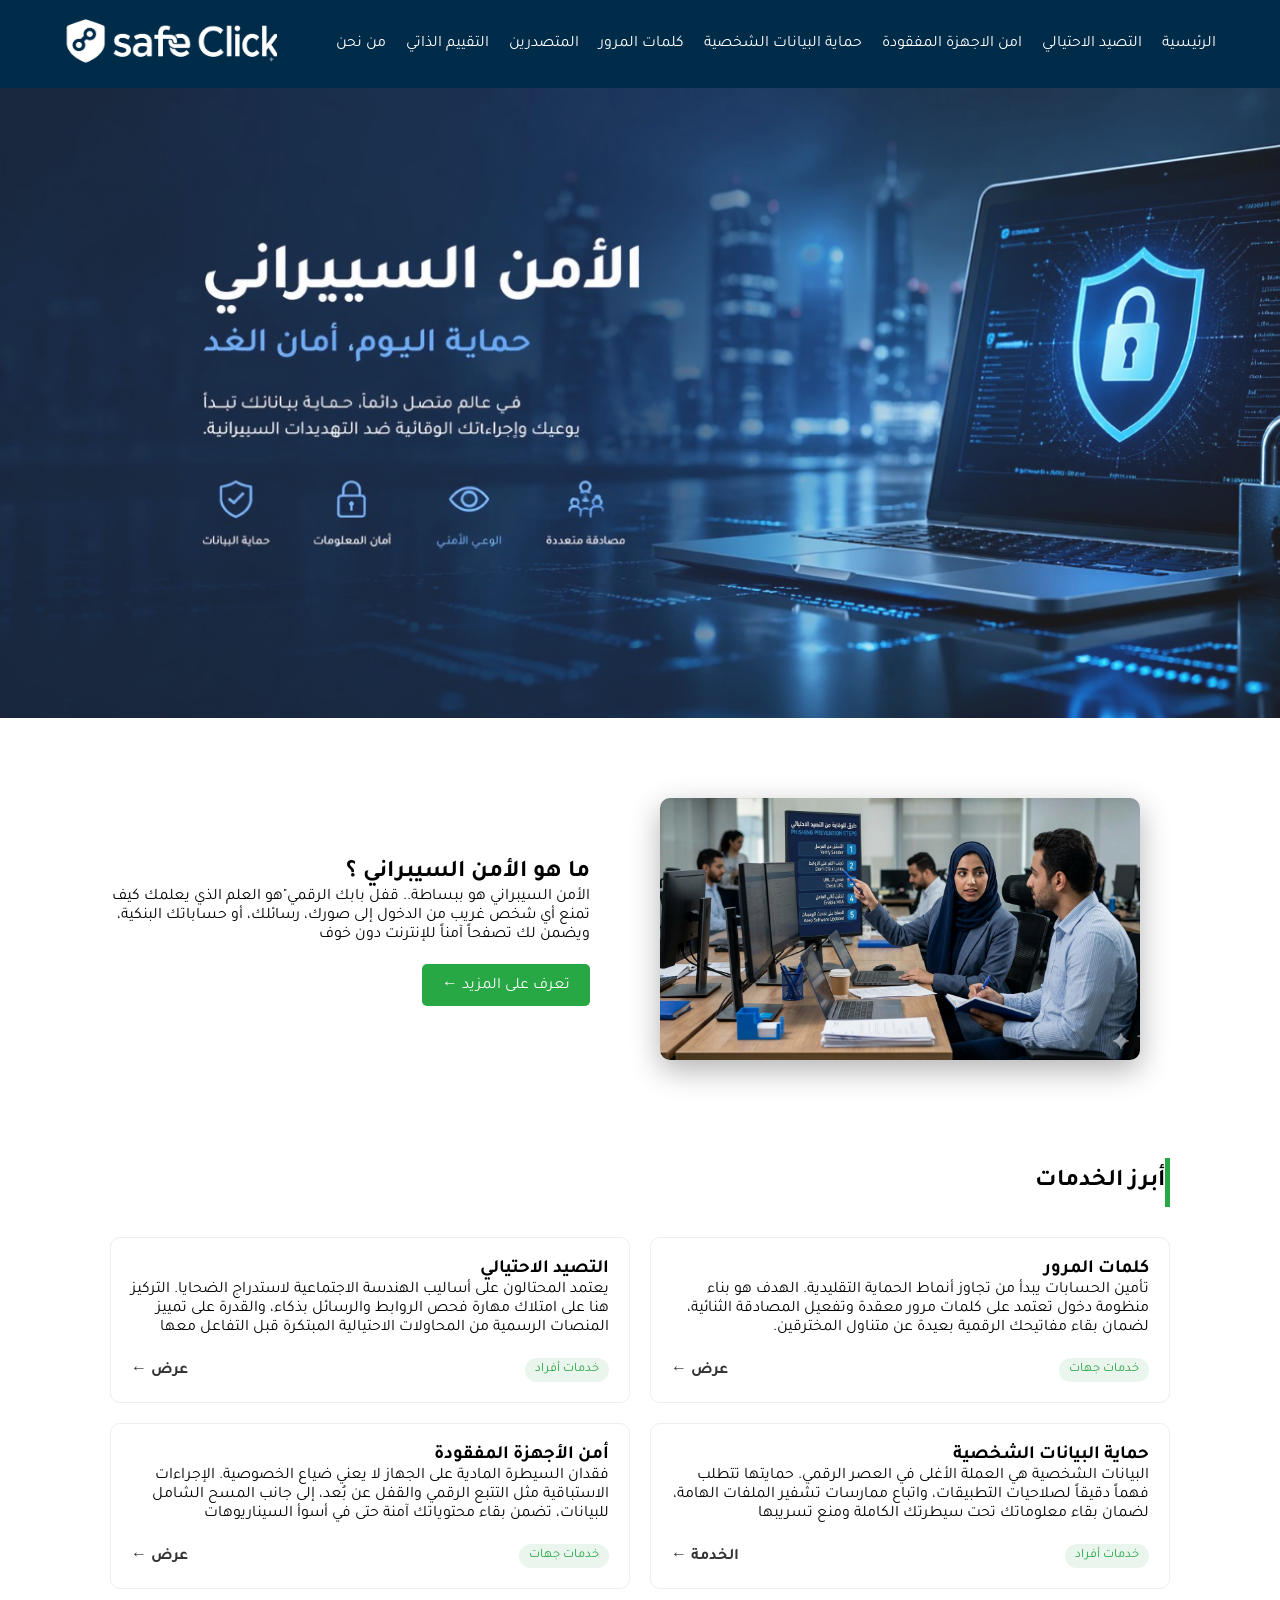
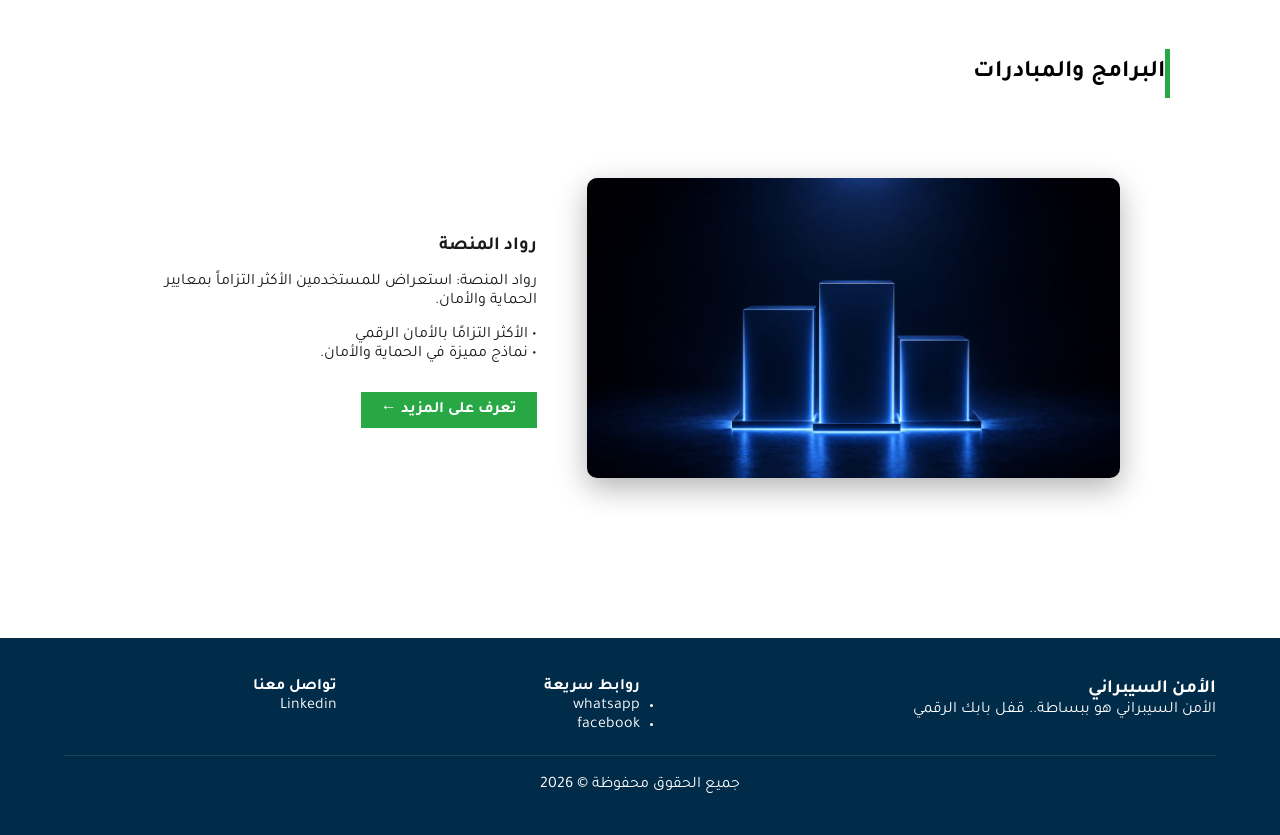
<file: profile.html>
<!DOCTYPE html>
<html lang="ar" dir="rtl">
<head>
    <meta charset="UTF-8">
    <meta name="viewport" content="width=device-width, initial-scale=1.0">
    <title>Safe Click | الهيئة الوطنية للأمن السيبراني</title>
    <link rel="icon" type="image/png" href="./home/hom.jpeg">
    <link rel="stylesheet" href="./profile.css">
    <link href="https://fonts.googleapis.com/css2?family=Tajawal:wght@300;500;700&display=swap" rel="stylesheet">
</head>
<body>

    <header class="main-header">
        <div class="header-container">
            
            <div class="right-header-section">
                
                
                <div class="menu-toggle" id="mobile-menu">
                    <span class="bar"></span>
                    <span class="bar"></span>
                    <span class="bar"></span>
                </div>

                <nav>
                    <ul class="nav-list" id="nav-list">
                        <li><a href="">الرئيسية</a></li>
                        <li><a href="./phishing.html">التصيد الاحتيالي</a></li>
                        <li><a href="./security.html">امن الاجهزة المفقودة</a></li>
                        <li><a href="./protection.html">  حماية البيانات الشخصية</a></li>
                        <li><a href="./passwords.html"> كلمات المرور</a></li>
                        <li><a href="./malware.html"> المتصدرين</a></li>
                        <li><a href="./activite.html"> التقييم الذاتي</a></li>
                        <li><a href="./about.html"> من  نحن</a></li>
                    </ul>
                </nav>
            </div>

            <div class="top-left-logo">
                <img src="./Gemini_Generated_Image_d83t30d83t30d83t-removebg-preview.png" alt="safe Click">
            </div>
        </div>
    </header>

    <section class="hero">
        <div class="hero-content">
           
        </div>
    </section>

    <main class="container">
        <section class="about-section">
            <div class="about-image">
                <img src="./phishing/الوقاية 2.png" alt="NCA Logo">
            </div>
            <div class="about-content">
                <h2>   ما هو الأمن السيبراني ؟ </h2>
                <p>الأمن السيبراني هو ببساطة.. قفل بابك الرقمي"هو العلم الذي يعلمك كيف تمنع أي شخص غريب من الدخول إلى صورك، رسائلك، أو حساباتك البنكية، ويضمن لك تصفحاً آمناً للإنترنت دون خوف</p> 
               <br> <a href="./Passwords.html" class="btn-green">تعرف على المزيد ←</a>
            </div>
        </section>

        <div class="section-header">
            <h2 class="section-title">أبرز الخدمات</h2>
                    </div>
        
        <div class="services-grid">
            <div class="card">
                <h3> كلمات المرور  </h3>
                <p>تأمين الحسابات يبدأ من تجاوز أنماط الحماية التقليدية. الهدف هو بناء منظومة دخول تعتمد على كلمات مرور معقدة وتفعيل المصادقة الثنائية، لضمان بقاء مفاتيحك الرقمية بعيدة عن متناول المخترقين.</p>
                <div class="card-footer">
                    <span class="tag">خدمات جهات</span>
                    <a href="./passwords.html" class="btn-more">عرض  ←</a>
                </div>
            </div>

            <div class="card">
                <h3> التصيد الاحتيالي</h3>
                <p> 
يعتمد المحتالون على أساليب الهندسة الاجتماعية لاستدراج الضحايا. التركيز هنا على امتلاك مهارة فحص الروابط والرسائل بذكاء، والقدرة على تمييز المنصات الرسمية من المحاولات الاحتيالية المبتكرة قبل التفاعل معها
</p>
                <div class="card-footer">
                    <span class="tag">خدمات أفراد</span>
                    <a href="./phishing.html" class="btn-more">عرض  ←</a>
                </div>
            </div>

            <div class="card">
                <h3>  حماية البيانات الشخصية</h3>
                <p>  البيانات الشخصية هي العملة الأغلى في العصر الرقمي. حمايتها تتطلب فهماً دقيقاً لصلاحيات التطبيقات، واتباع ممارسات تشفير الملفات الهامة، لضمان بقاء معلوماتك تحت سيطرتك الكاملة ومنع تسريبها</p>
                <div class="card-footer">
                    <span class="tag">خدمات أفراد</span>
                    <a href="./protection.html" class="btn-more"> الخدمة ←</a>
                </div>
            </div>

            <div class="card">
                <h3>  أمن الأجهزة المفقودة</h3>
                <p> فقدان السيطرة المادية على الجهاز لا يعني ضياع الخصوصية. الإجراءات الاستباقية مثل التتبع الرقمي والقفل عن بُعد، إلى جانب المسح الشامل للبيانات، تضمن بقاء محتوياتك آمنة حتى في أسوأ السيناريوهات </p>
                <div class="card-footer">
                    <span class="tag">خدمات جهات</span>
                    <a href="./security.html" class="btn-more">عرض  ←</a>
                </div>
            </div>
        </div>

        <section class="programs-section">
            <h2 class="section-title">البرامج والمبادرات</h2>
            <div class="program-box">
                <img src="./home/WhatsApp Image 2026-05-12 at 9.42.38 AM.jpeg" alt="Cyber" class="prog-img">
                <div class="prog-info">
                    <div class="prog-header">
                        <h3>   رواد المنصة</h3>
                    
                    </div>
                    <p>  رواد المنصة: استعراض للمستخدمين الأكثر التزاماً بمعايير الحماية والأمان.</p>
                    <ul class="prog-list">
                        
                        <li>الأكثر التزامًا بالأمان الرقمي </li>
                        <li> نماذج مميزة في الحماية والأمان.</li> 
                    </ul>
                     <br>
                    <a href="./malware.html" class="all-link">تعرف على المزيد ←</a>
                </div>
           <!-- <div>
  <a href="./chat.html" class="floating-icon" title=" chat bot">
    <img id="about" src="./chat.jpeg" alt="About">
  </a>
</div> -->
            </div>
        </section>
    </main>

    <footer class="main-footer">
        <div class="footer-container">
            <div class="footer-col">
                <h3 class="footer-logo">الأمن السيبراني</h3>

            <p> الأمن السيبراني هو ببساطة.. قفل بابك الرقمي </p>
        
            </div>
            <div class="footer-col">
                <h4>روابط سريعة</h4>
                <ul>
                 <li><a href="https://wa.me/201557120352">whatsapp </a></li>
            <li>
              <a href="https://www.facebook.com/profile.php?id=61589267420290">
                facebook</a></li>
                </ul>
            </div>
            <div class="footer-col">
                <h4>تواصل معنا</h4>
                <p>
              <a href="https://www.linkedin.com/in/safe-click-032a72406/" >
                Linkedin </a></p>
            </div>
        </div>
        <div class="footer-bottom">
            <p>جميع الحقوق محفوظة © 2026</p>
        </div>
    </footer>

    <script src="./profile.js"></script>
</body>
</html>
</file>
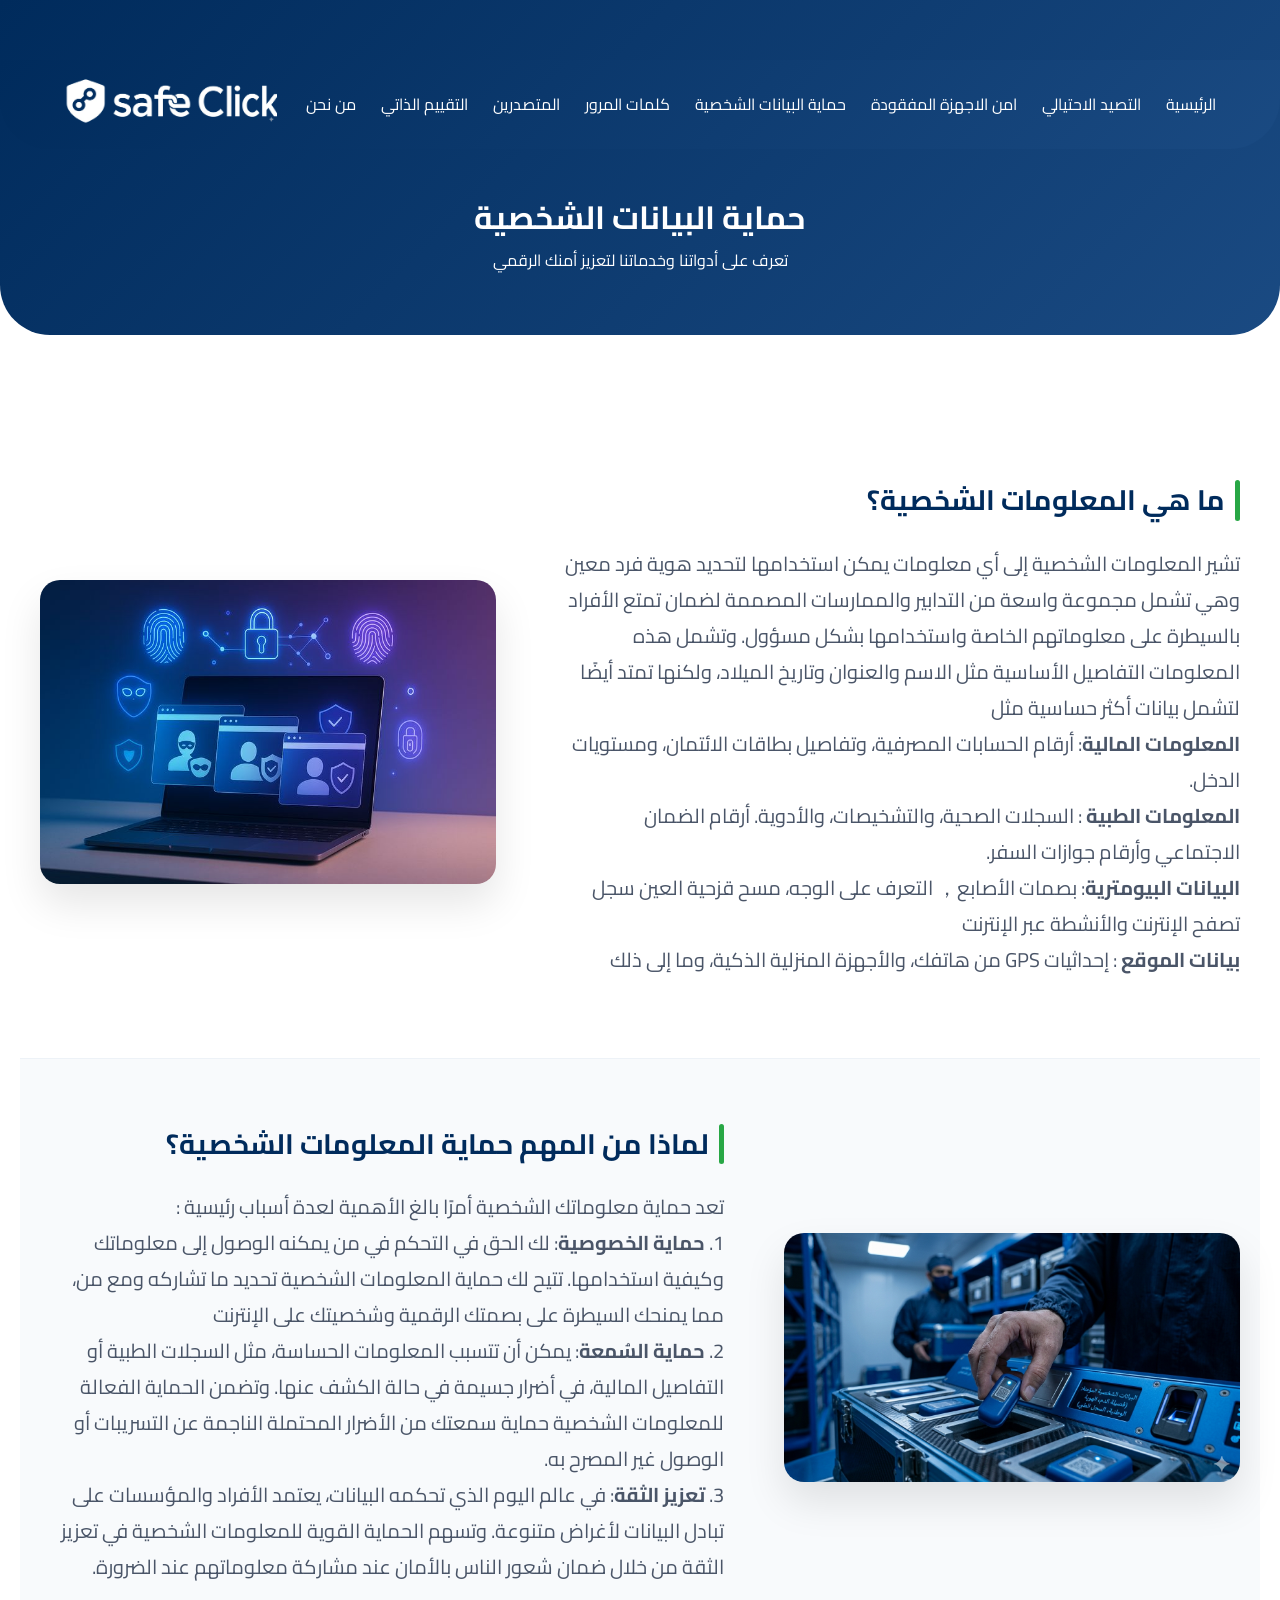
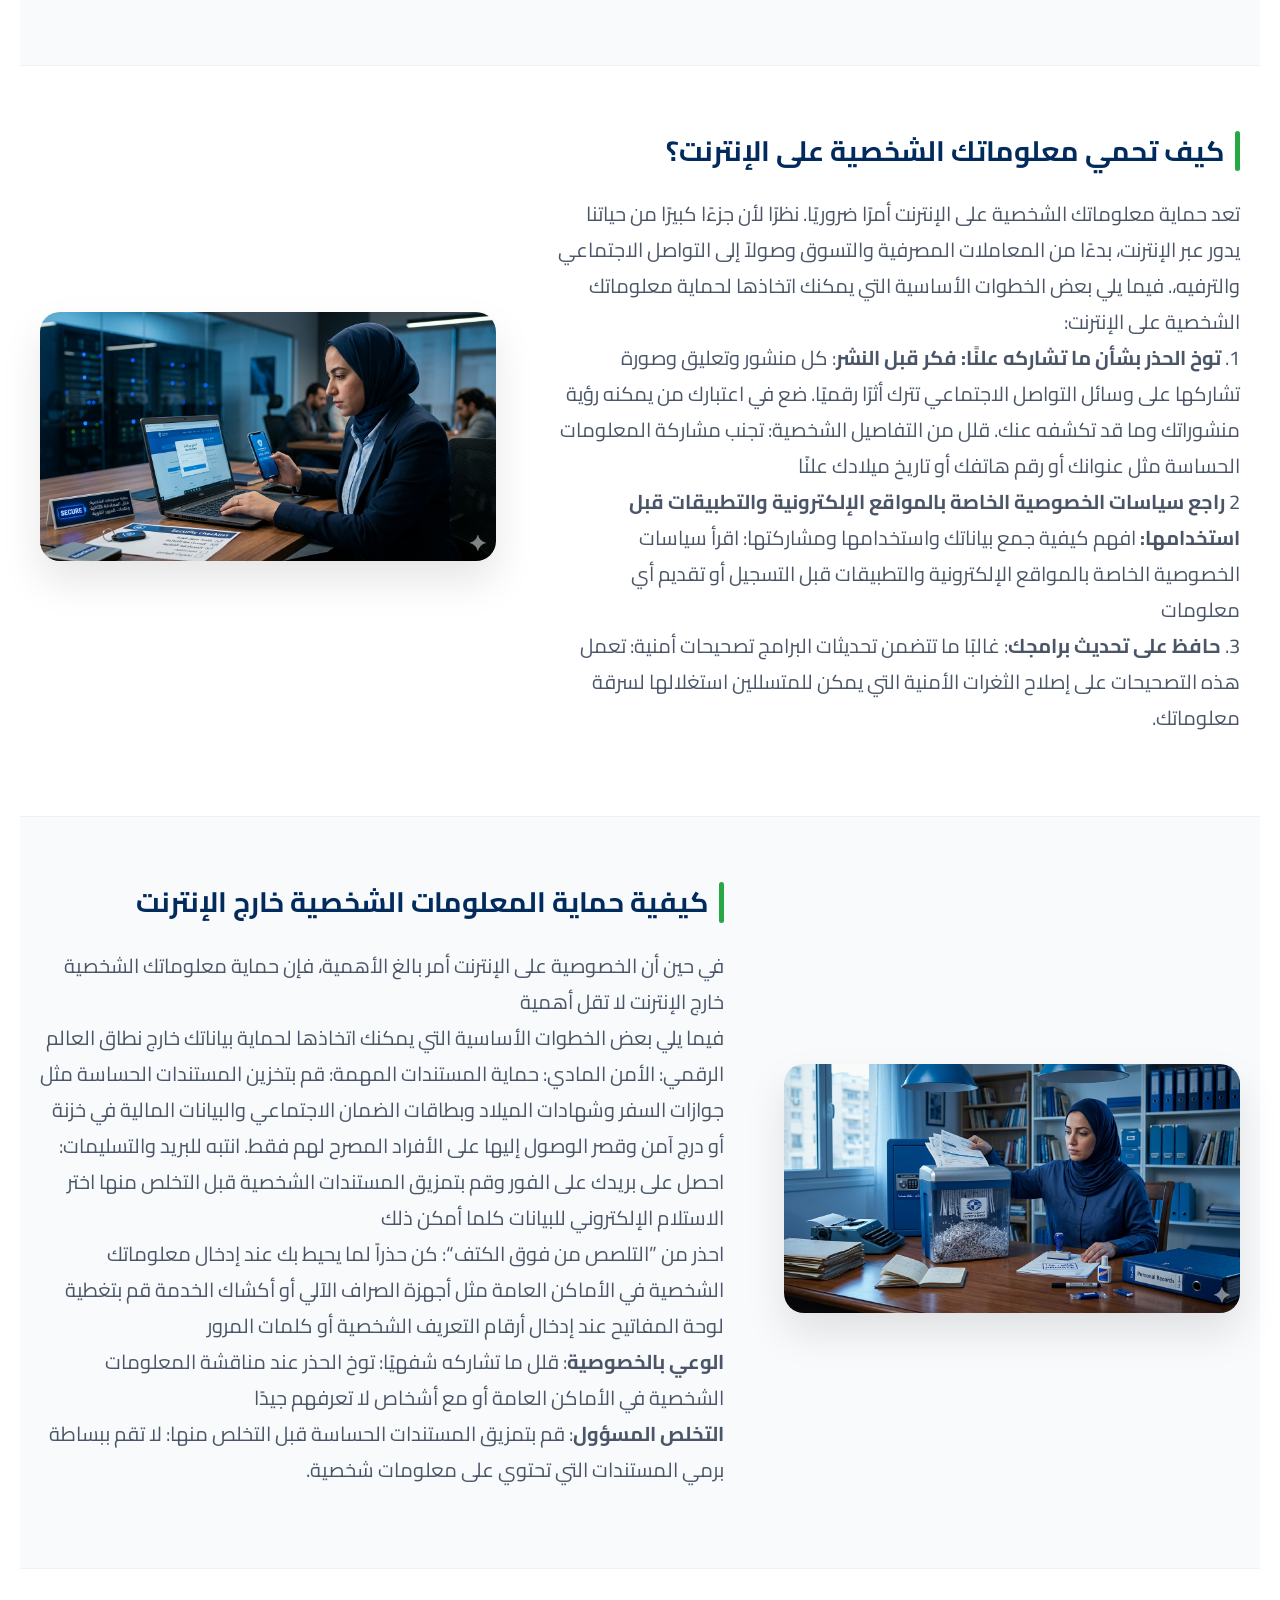
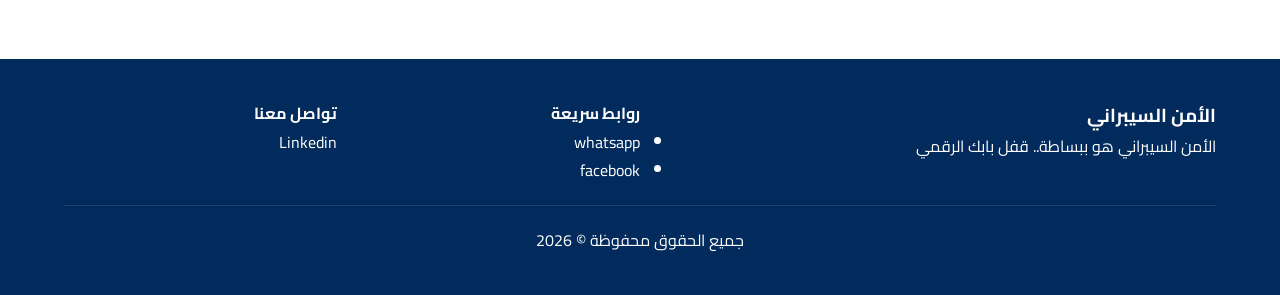
<file: protection.html>
<!DOCTYPE html>
<html lang="ar" dir="rtl">
  <head>
    <meta charset="UTF-8" />
    <meta name="viewport" content="width=device-width, initial-scale=1.0" />
    <title>شرح خدمات الأمن السيبراني</title>
    <link rel="stylesheet" href="./protection.css" />
    <link rel="icon" type="image/png" href="./home/hom.jpeg">
    <link
      href="https://fonts.googleapis.com/css2?family=Cairo:wght@400;700&display=swap"
      rel="stylesheet"
    />
  </head>
  <body>
    <header>
      <header class="main-header">
        <div class="header-container">
          <div class="right-header-section">
            <div class="menu-toggle" id="mobile-menu">
              <span class="bar"></span>
              <span class="bar"></span>
              <span class="bar"></span>
            </div>

            <nav>
              <ul class="nav-list" id="nav-list">
                <li><a href="./profile.html">الرئيسية</a></li>
                <li><a href="./phishing.html">التصيد الاحتيالي</a></li>
                <li><a href="./security.html">امن الاجهزة المفقودة</a></li>
                <li><a href="./protection.html"> حماية البيانات الشخصية</a></li>
                <li><a href="./passwords.html"> كلمات المرور</a></li>
                <li><a href="./malware.html"> المتصدرين</a></li>
                <li><a href="./activite.html"> التقييم الذاتي</a></li>
                <li><a href="./about.html"> من  نحن</a></li>
              </ul>
            </nav>
          </div>

          <div class="top-left-logo">
            <img
              src="./Gemini_Generated_Image_d83t30d83t30d83t-removebg-preview.png"
              alt="safe Click"
            />
          </div>
        </div>
      </header>
      <h1>حماية البيانات الشخصية</h1>
      <p>تعرف على أدواتنا وخدماتنا لتعزيز أمنك الرقمي</p>
    </header>

    <div class="container">
      <div class="info-row">
        <div class="text-content">
          <h2>ما هي المعلومات الشخصية؟</h2>
          <p>
            تشير المعلومات الشخصية إلى أي معلومات يمكن استخدامها لتحديد هوية فرد
            معين وهي تشمل مجموعة واسعة من التدابير والممارسات المصممة لضمان تمتع
            الأفراد بالسيطرة على معلوماتهم الخاصة واستخدامها بشكل مسؤول. وتشمل
            هذه المعلومات التفاصيل الأساسية مثل الاسم والعنوان وتاريخ الميلاد،
            ولكنها تمتد أيضًا لتشمل بيانات أكثر حساسية مثل <br />
            <strong>المعلومات المالية</strong>: أرقام الحسابات المصرفية، وتفاصيل
            بطاقات الائتمان، ومستويات الدخل. <br />
            <strong> المعلومات الطبية</strong> : السجلات الصحية، والتشخيصات،
            والأدوية. أرقام الضمان الاجتماعي وأرقام جوازات السفر. <br />
            <strong>البيانات البيومترية</strong>: بصمات الأصابع， التعرف على
            الوجه، مسح قزحية العين سجل تصفح الإنترنت والأنشطة عبر الإنترنت<br />
            <strong>بيانات الموقع </strong> : إحداثيات GPS من هاتفك، والأجهزة
            المنزلية الذكية، وما إلى ذلك
          </p>
        </div>
        <div class="image-container">
          <img
            src="./protection/Multilogin vs_ NSTBrowser_ Which One Won't Get You Banned_.jpg"
            alt=" المعلومات الشخصية"
          />
        </div>
      </div>

      <div class="info-row">
        <div class="text-content">
          <h2>لماذا من المهم حماية المعلومات الشخصية؟</h2>
          <p>
            تعد حماية معلوماتك الشخصية أمرًا بالغ الأهمية لعدة أسباب رئيسية :
            <br />
            1. <strong>حماية الخصوصية</strong>: لك الحق في التحكم في من يمكنه
            الوصول إلى معلوماتك وكيفية استخدامها. تتيح لك حماية المعلومات
            الشخصية تحديد ما تشاركه ومع من، مما يمنحك السيطرة على بصمتك الرقمية
            وشخصيتك على الإنترنت<br />

            2. <strong>حماية السُمعة</strong>: يمكن أن تتسبب المعلومات الحساسة،
            مثل السجلات الطبية أو التفاصيل المالية، في أضرار جسيمة في حالة الكشف
            عنها. وتضمن الحماية الفعالة للمعلومات الشخصية حماية سمعتك من الأضرار
            المحتملة الناجمة عن التسريبات أو الوصول غير المصرح به.
            <br />
            3. <strong>تعزيز الثقة</strong>: في عالم اليوم الذي تحكمه البيانات،
            يعتمد الأفراد والمؤسسات على تبادل البيانات لأغراض متنوعة. وتسهم
            الحماية القوية للمعلومات الشخصية في تعزيز الثقة من خلال ضمان شعور
            الناس بالأمان عند مشاركة معلوماتهم عند الضرورة.
          </p>
        </div>
        <div class="image-container">
          <img
            src="./protection/اهمية حماية البيانات.png"
            alt=" اهميه حمايه البيانات"
          />
        </div>
      </div>

      <div class="info-row">
        <div class="text-content">
          <h2>كيف تحمي معلوماتك الشخصية على الإنترنت؟</h2>
          <p>
            تعد حماية معلوماتك الشخصية على الإنترنت أمرًا ضروريًا. نظرًا لأن
            جزءًا كبيرًا من حياتنا يدور عبر الإنترنت، بدءًا من المعاملات
            المصرفية والتسوق وصولاً إلى التواصل الاجتماعي والترفيه،. فيما يلي
            بعض الخطوات الأساسية التي يمكنك اتخاذها لحماية معلوماتك الشخصية على
            الإنترنت:
            <br />
            1. <strong>توخ الحذر بشأن ما تشاركه علنًا: فكر قبل النشر</strong>:
            كل منشور وتعليق وصورة تشاركها على وسائل التواصل الاجتماعي تترك أثرًا
            رقميًا. ضع في اعتبارك من يمكنه رؤية منشوراتك وما قد تكشفه عنك. قلل
            من التفاصيل الشخصية: تجنب مشاركة المعلومات الحساسة مثل عنوانك أو رقم
            هاتفك أو تاريخ ميلادك علنًا <br />
            2
            <strong>
              راجع سياسات الخصوصية الخاصة بالمواقع الإلكترونية والتطبيقات قبل
              استخدامها:</strong
            >
            افهم كيفية جمع بياناتك واستخدامها ومشاركتها: اقرأ سياسات الخصوصية
            الخاصة بالمواقع الإلكترونية والتطبيقات قبل التسجيل أو تقديم أي
            معلومات<br />
            3. <strong>حافظ على تحديث برامجك</strong>: غالبًا ما تتضمن تحديثات
            البرامج تصحيحات أمنية: تعمل هذه التصحيحات على إصلاح الثغرات الأمنية
            التي يمكن للمتسللين استغلالها لسرقة معلوماتك.
          </p>
        </div>
        <div class="image-container">
          <img
            src="./protection/حماية البيانات عل الانترنت.png"
            alt="  حمايه البيانات"
          />
        </div>
      </div>

      <div class="info-row">
        <div class="text-content">
          <h2>كيفية حماية المعلومات الشخصية خارج الإنترنت</h2>
          <p>
            في حين أن الخصوصية على الإنترنت أمر بالغ الأهمية، فإن حماية معلوماتك
            الشخصية خارج الإنترنت لا تقل أهمية<br>
             فيما يلي بعض الخطوات الأساسية
            التي يمكنك اتخاذها لحماية بياناتك خارج نطاق العالم الرقمي: الأمن
            المادي: حماية المستندات المهمة: قم بتخزين المستندات الحساسة مثل
            جوازات السفر وشهادات الميلاد وبطاقات الضمان الاجتماعي والبيانات
            المالية في خزنة أو درج آمن وقصر الوصول إليها على الأفراد المصرح لهم
            فقط. انتبه للبريد والتسليمات: احصل على بريدك على الفور وقم بتمزيق
            المستندات الشخصية قبل التخلص منها اختر الاستلام الإلكتروني للبيانات
            كلما أمكن ذلك<br> 
            احذر من ”التلصص من فوق الكتف“: كن حذراً لما يحيط بك
            عند إدخال معلوماتك الشخصية في الأماكن العامة مثل أجهزة الصراف الآلي
            أو أكشاك الخدمة قم بتغطية لوحة المفاتيح عند إدخال أرقام التعريف
            الشخصية أو كلمات المرور<br>
            <strong>الوعي بالخصوصية</strong>: قلل ما تشاركه شفهيًا: توخ
            الحذر عند مناقشة المعلومات الشخصية في الأماكن العامة أو مع أشخاص لا
            تعرفهم جيدًا<br>
             <strong>التخلص المسؤول</strong>: قم بتمزيق المستندات الحساسة قبل التخلص
            منها: لا تقم ببساطة برمي المستندات التي تحتوي على معلومات شخصية.
          </p>
        </div>
        <div class="image-container">
          <img
            src="./protection/حماية خارج الانترنت.png"
            alt="حمايه خارج الانترنت"
          />
        </div>
      </div>

    </div>
    <footer class="main-footer">
      <div class="footer-container">
        <div class="footer-col">
          <h3 class="footer-logo">الأمن السيبراني</h3>
          <p>الأمن السيبراني هو ببساطة.. قفل بابك الرقمي</p>
        </div>
        <div class="footer-col">
          <h4>روابط سريعة</h4>
          <ul>
            <li><a href="https://wa.me/201557120352">whatsapp </a></li>
            <li>
              <a href="https://www.facebook.com/profile.php?id=61589267420290">
                facebook</a></li>
          </ul>
        </div>
        <div class="footer-col">
          <h4>تواصل معنا</h4>
<p>
              <a href="https://www.linkedin.com/in/safe-click-032a72406/" >
                Linkedin </a></p>        </div>
      </div>
      <div class="footer-bottom">
        <p>جميع الحقوق محفوظة © 2026</p>
      </div>
    </footer>
    <script src="./profile.js"></script>
  </body>
</html>
</file>
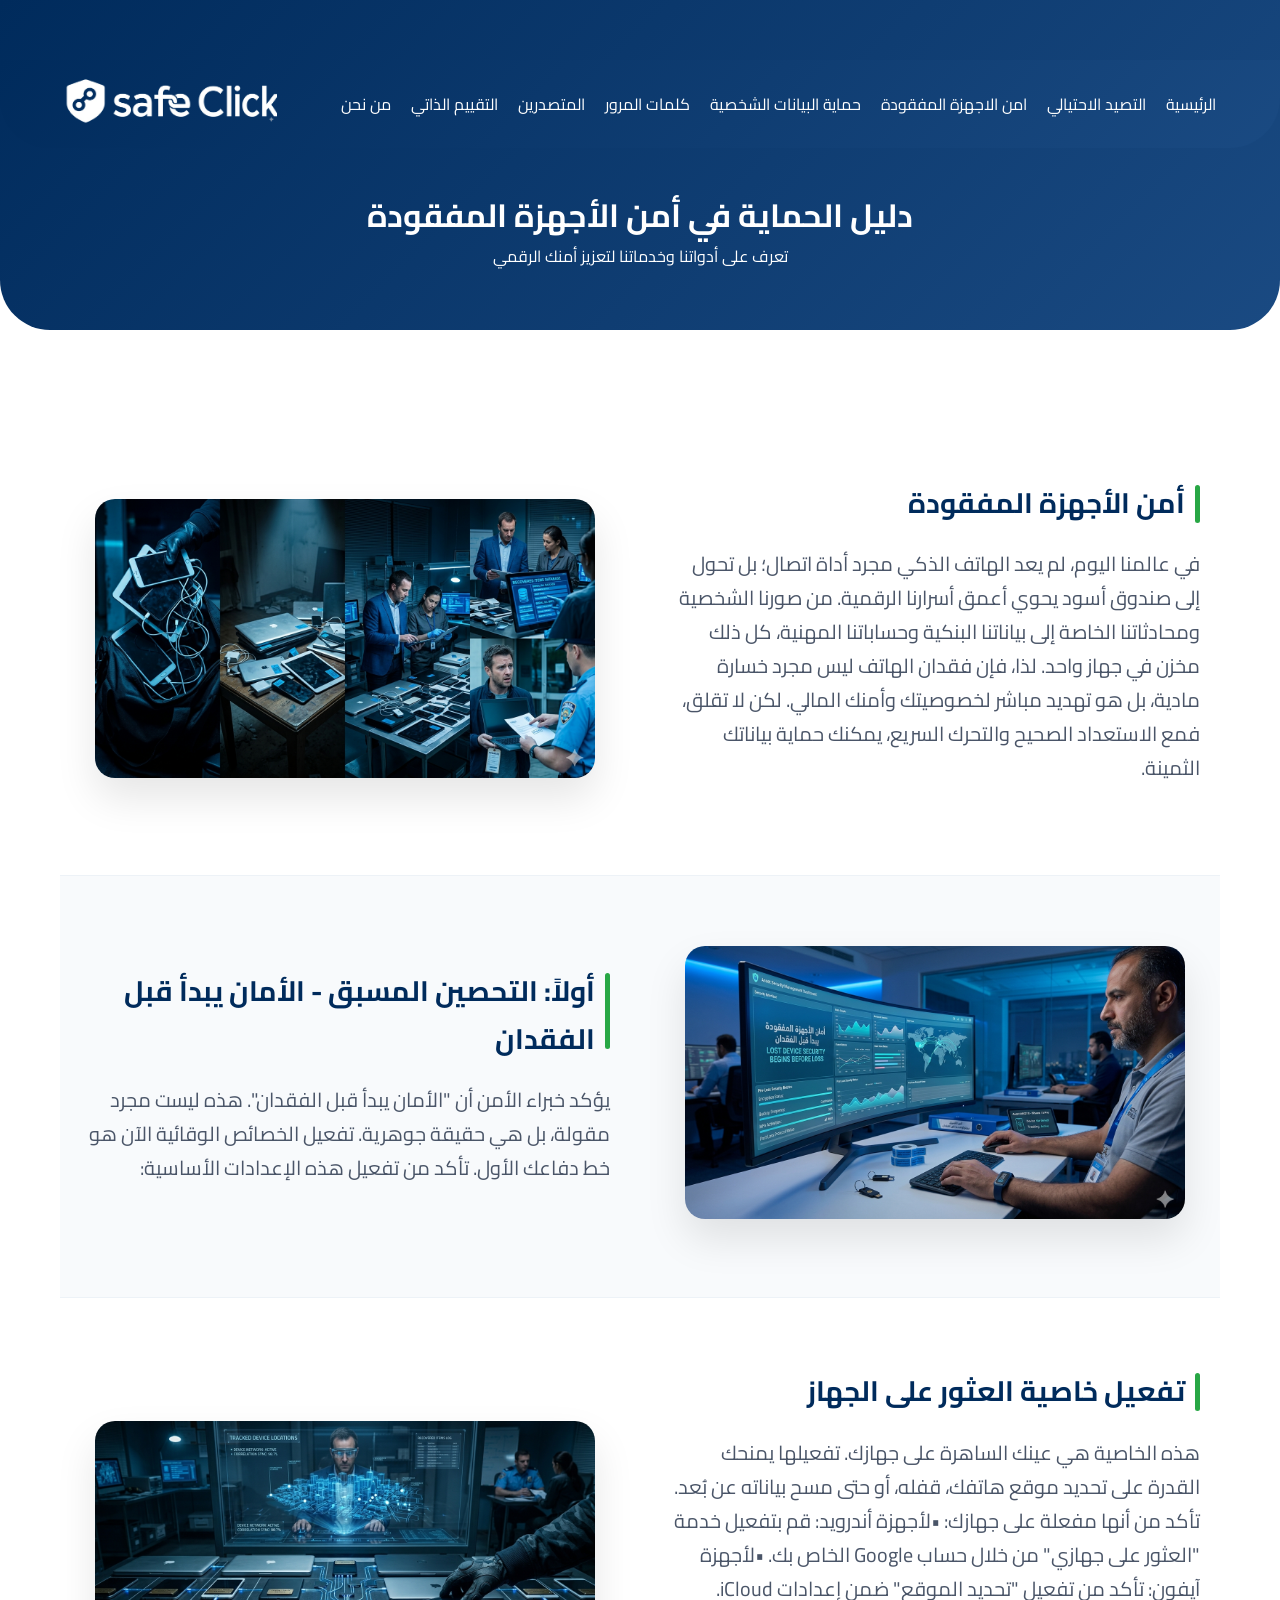
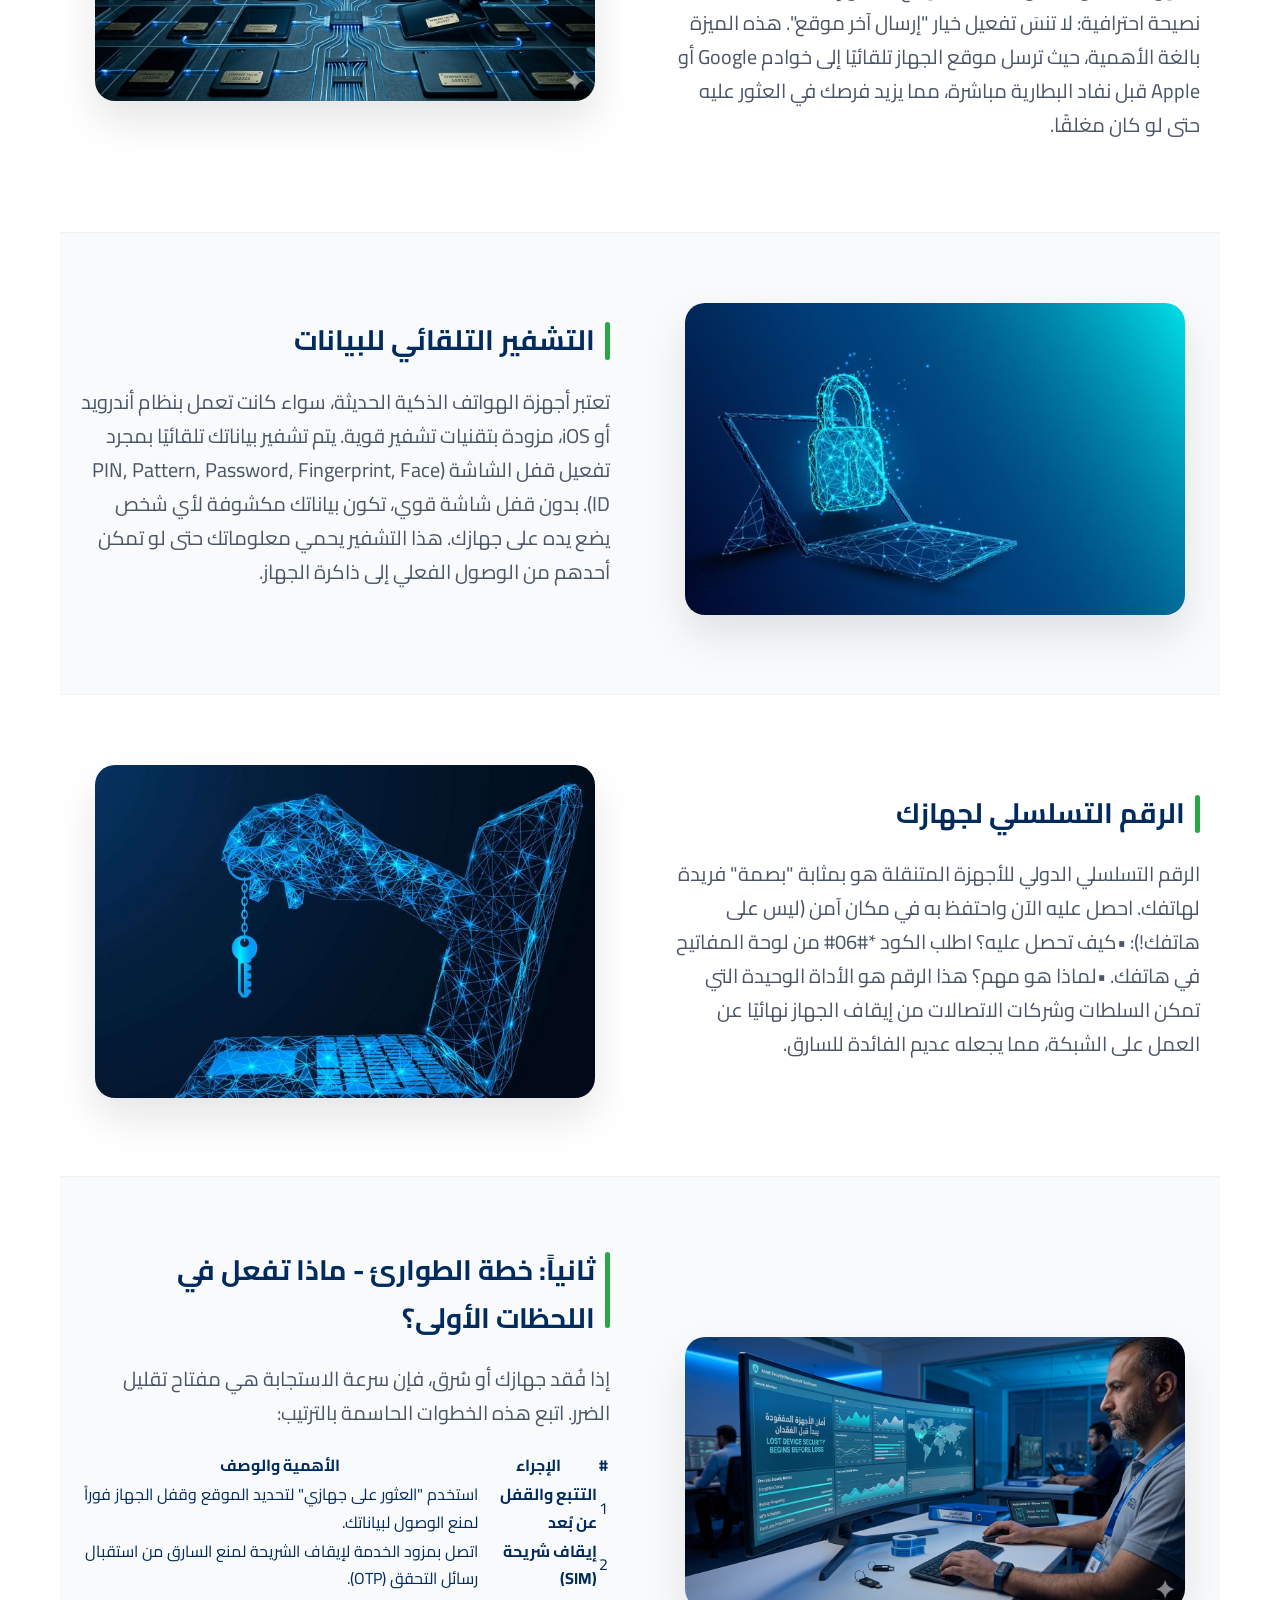
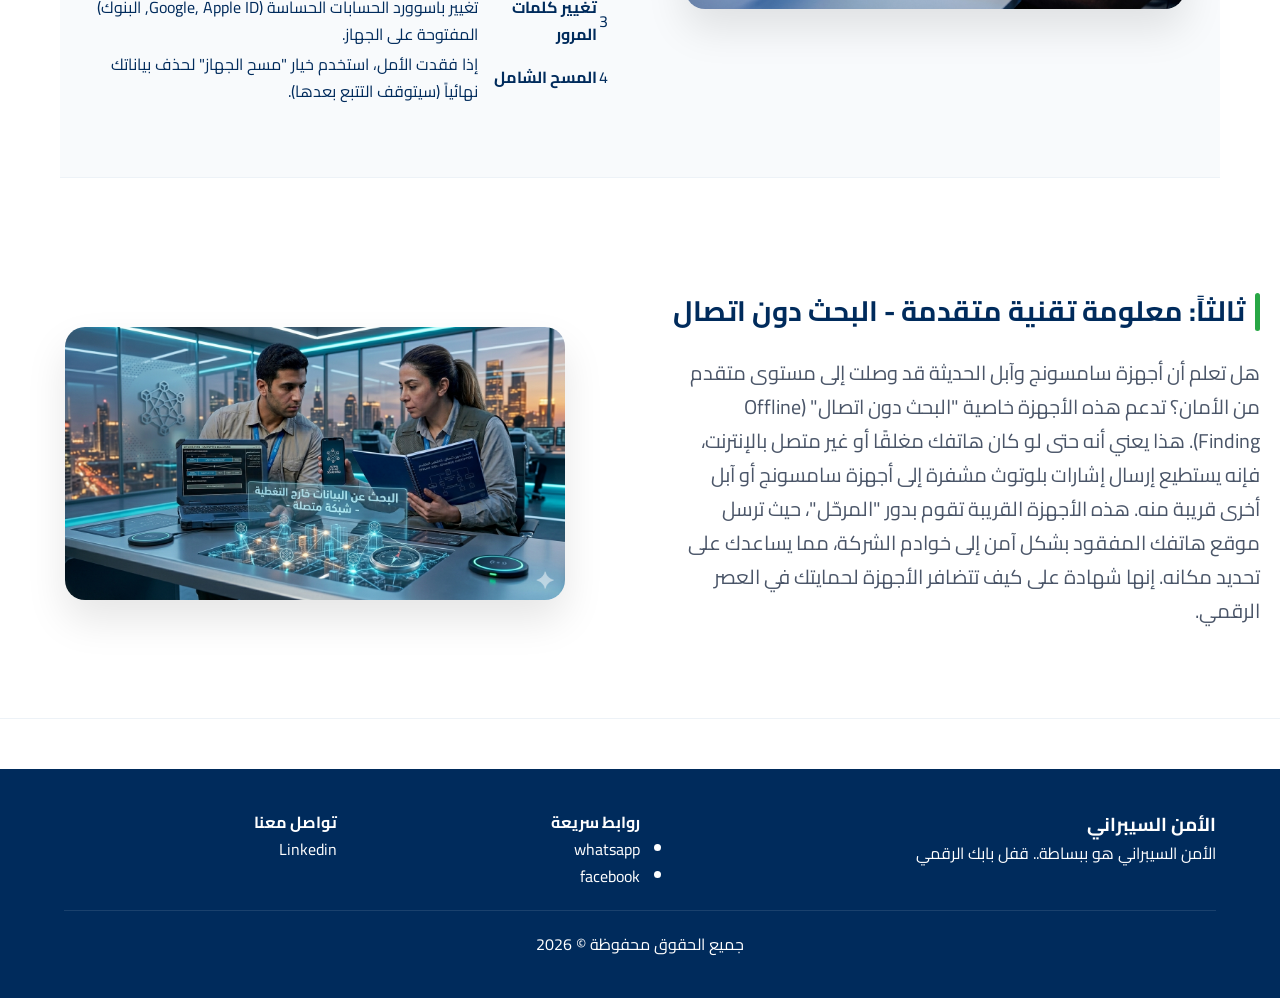
<file: security.html>
<!DOCTYPE html>
<html lang="ar" dir="rtl">
  <head>
    <meta charset="UTF-8" />
    <meta name="viewport" content="width=device-width, initial-scale=1.0" />
    <title>أمن الأجهزة المفقودة</title>
    <link rel="icon" type="image/png" href="./home/hom.jpeg">
    <link rel="stylesheet" href="./security.css" />
    <link
      href="https://fonts.googleapis.com/css2?family=Cairo:wght@400;700&display=swap"
      rel="stylesheet"
    />
  </head>
  <body>
    <header>
      <header class="main-header">
        <div class="header-container">
          <div class="right-header-section">
            <div class="menu-toggle" id="mobile-menu">
              <span class="bar"></span>
              <span class="bar"></span>
              <span class="bar"></span>
            </div>

            <nav>
              <ul class="nav-list" id="nav-list">
                <li><a href="./profile.html">الرئيسية</a></li>
                <li><a href="./phishing.html">التصيد الاحتيالي</a></li>
                <li><a href="./security.html">امن الاجهزة المفقودة</a></li>
                <li><a href="./protection.html"> حماية البيانات الشخصية</a></li>
                <li><a href="./passwords.html"> كلمات المرور</a></li>
                <li><a href="./malware.html"> المتصدرين</a></li>
                <li><a href="./activite.html"> التقييم الذاتي</a></li>
                <li><a href="./about.html"> من  نحن</a></li>
              </ul>
            </nav>
          </div>

          <div class="top-left-logo">
            <img
              src="./Gemini_Generated_Image_d83t30d83t30d83t-removebg-preview.png"
              alt="safe Click"
            />
          </div>
        </div>
      </header>
      <h1>دليل الحماية في أمن الأجهزة المفقودة</h1>
      <p>تعرف على أدواتنا وخدماتنا لتعزيز أمنك الرقمي</p>
    </header>

    <div class="container">
      <div class="info-row">
        <div class="text-content">
          <h2>أمن الأجهزة المفقودة</h2>
          <p>
            في عالمنا اليوم، لم يعد الهاتف الذكي مجرد أداة اتصال؛ بل تحول إلى
            صندوق أسود يحوي أعمق أسرارنا الرقمية. من صورنا الشخصية ومحادثاتنا
            الخاصة إلى بياناتنا البنكية وحساباتنا المهنية، كل ذلك مخزن في جهاز
            واحد. لذا، فإن فقدان الهاتف ليس مجرد خسارة مادية، بل هو تهديد مباشر
            لخصوصيتك وأمنك المالي. لكن لا تقلق، فمع الاستعداد الصحيح والتحرك
            السريع، يمكنك حماية بياناتك الثمينة.
          </p>
        </div>
        <div class="image-container">
          <img
            src="./security/Gemini_Generated_Image_3syg1q3syg1q3syg.png"
            alt="أمن الأجهزة المفقودة"
          />
        </div>
      </div>

      <div class="info-row">
        <div class="text-content">
          <h2>أولاً: التحصين المسبق - الأمان يبدأ قبل الفقدان</h2>
          <p>
            يؤكد خبراء الأمن أن "الأمان يبدأ قبل الفقدان". هذه ليست مجرد مقولة،
            بل هي حقيقة جوهرية. تفعيل الخصائص الوقائية الآن هو خط دفاعك الأول.
            تأكد من تفعيل هذه الإعدادات الأساسية:
          </p>
        </div>
        <div class="image-container">
          <img
            src="./security/الامان يبدأ قبل الفقدان.png"
            alt="لامان يبدأ قبل الفقدان "
          />
        </div>
      </div>

      <div class="info-row">
        <div class="text-content">
          <h2> تفعيل خاصية العثور على الجهاز </h2>
          <p>
           هذه الخاصية هي عينك الساهرة على جهازك. تفعيلها يمنحك القدرة على تحديد موقع هاتفك، قفله، أو حتى مسح بياناته عن بُعد. تأكد من أنها مفعلة على جهازك:
•لأجهزة أندرويد: قم بتفعيل خدمة "العثور على جهازي"  من خلال حساب Google الخاص بك.
•لأجهزة آيفون: تأكد من تفعيل "تحديد الموقع"  ضمن إعدادات iCloud.

نصيحة احترافية: لا تنسَ تفعيل خيار "إرسال آخر موقع". هذه الميزة بالغة الأهمية، حيث ترسل موقع الجهاز تلقائيًا إلى خوادم Google أو Apple قبل نفاد البطارية مباشرة، مما يزيد فرصك في العثور عليه حتى لو كان مغلقًا.

          </p>
        </div>
        <div class="image-container">
          <img
            src="./security/Gemini_Generated_Image_p4ioswp4ioswp4io.png"
            alt=" الهندسة الاجتماعية"
          />
        </div>
      </div>

      <div class="info-row">
        <div class="text-content">
          <h2>  التشفير التلقائي للبيانات </h2>
          <p>
           تعتبر أجهزة الهواتف الذكية الحديثة، سواء كانت تعمل بنظام أندرويد أو iOS، مزودة بتقنيات تشفير قوية. يتم تشفير بياناتك تلقائيًا بمجرد تفعيل قفل الشاشة (PIN, Pattern, Password, Fingerprint, Face ID). بدون قفل شاشة قوي، تكون بياناتك مكشوفة لأي شخص يضع يده على جهازك. هذا التشفير يحمي معلوماتك حتى لو تمكن أحدهم من الوصول الفعلي إلى ذاكرة الجهاز.
          </p>
        </div>
        <div class="image-container">
          <img
            src="./security/WhatsApp Image 2026-04-18 at 1.45.10 AM.jpeg"
            alt=" التشفير التلقائي "
          />
        </div>
      </div>

      <div class="info-row">
        <div class="text-content">
          <h2> الرقم التسلسلي لجهازك </h2>
          <p>
           الرقم التسلسلي الدولي للأجهزة المتنقلة هو بمثابة "بصمة" فريدة لهاتفك. احصل عليه الآن واحتفظ به في مكان آمن (ليس على هاتفك!):
•كيف تحصل عليه؟ اطلب الكود *#06# من لوحة المفاتيح في هاتفك.
•لماذا هو مهم؟ هذا الرقم هو الأداة الوحيدة التي تمكن السلطات وشركات الاتصالات من إيقاف الجهاز نهائيًا عن العمل على الشبكة، مما يجعله عديم الفائدة للسارق.

          </p>
        </div>
        <div class="image-container">
          <img src="./security/WhatsApp Image 2026-04-18 at 1.45.09 AM.jpeg" 
          alt="   الرقم التسلسلي  " />
        </div>
      </div>
      <div class="info-row">
        <div class="text-content">
          <h2>ثانياً: خطة الطوارئ - ماذا تفعل في اللحظات الأولى؟</h2>
          <p>إذا فُقد جهازك أو سُرق، فإن سرعة الاستجابة هي مفتاح تقليل الضرر. اتبع هذه الخطوات الحاسمة بالترتيب:</p>
          
          <div class="table-container">
            <table class="emergency-table">
              <thead>
                <tr>
                  <th>#</th>
                  <th>الإجراء</th>
                  <th>الأهمية والوصف</th>
                </tr>
              </thead>
              <tbody>
                <tr>
                  <td>1</td>
                  <td><strong>التتبع والقفل عن بُعد</strong></td>
                  <td>استخدم "العثور على جهازي" لتحديد الموقع وقفل الجهاز فوراً لمنع الوصول لبياناتك.</td>
                </tr>
                <tr>
                  <td>2</td>
                  <td><strong>إيقاف شريحة (SIM)</strong></td>
                  <td>اتصل بمزود الخدمة لإيقاف الشريحة لمنع السارق من استقبال رسائل التحقق (OTP).</td>
                </tr>
                <tr>
                  <td>3</td>
                  <td><strong>تغيير كلمات المرور</strong></td>
                  <td>تغيير باسوورد الحسابات الحساسة (Google, Apple ID, البنوك) المفتوحة على الجهاز.</td>
                </tr>
                <tr>
                  <td>4</td>
                  <td><strong>المسح الشامل</strong></td>
                  <td>إذا فقدت الأمل، استخدم خيار "مسح الجهاز" لحذف بياناتك نهائياً (سيتوقف التتبع بعدها).</td>
                </tr>
              </tbody>
            </table>
          </div>
        </div>
        <div class="image-container">
          <img src="./security/الامان يبدأ قبل الفقدان.png" alt="خطة الطوارئ" />
        </div>
      </div>

         
      </div>
      <div class="info-row">
        <div class="text-content">
          <h2>ثالثاً: معلومة تقنية متقدمة - البحث دون اتصال     </h2>
          <p>
          
هل تعلم أن أجهزة سامسونج وآبل الحديثة قد وصلت إلى مستوى متقدم من الأمان؟ تدعم هذه الأجهزة خاصية "البحث دون اتصال" (Offline Finding). هذا يعني أنه حتى لو كان هاتفك مغلقًا أو غير متصل بالإنترنت، فإنه يستطيع إرسال إشارات بلوتوث مشفرة إلى أجهزة سامسونج أو آبل أخرى قريبة منه. هذه الأجهزة القريبة تقوم بدور "المرحّل"، حيث ترسل موقع هاتفك المفقود بشكل آمن إلى خوادم الشركة، مما يساعدك على تحديد مكانه. إنها شهادة على كيف تتضافر الأجهزة لحمايتك في العصر الرقمي.
          </p>
        </div>
        <div class="image-container">
          <img src="./security/البحث دون اتصال.png" 
          alt="   البحث دون اتصال   " />
        </div>
      </div>
    </div>
    <footer class="main-footer">
      <div class="footer-container">
        <div class="footer-col">
          <h3 class="footer-logo">الأمن السيبراني</h3>
          <p>الأمن السيبراني هو ببساطة.. قفل بابك الرقمي</p>
        </div>
        <div class="footer-col">
          <h4>روابط سريعة</h4>
          <ul>
            <li><a href="https://wa.me/201557120352">whatsapp </a></li>
            <li>
              <a href="https://www.facebook.com/profile.php?id=61589267420290">
                facebook</a></li>
          </ul>
        </div>
        <div class="footer-col">
          <h4>تواصل معنا</h4>
          <p>
              <a href="https://www.linkedin.com/in/safe-click-032a72406/" >
                Linkedin </a></p>
        </div>
      </div>
      <div class="footer-bottom">
        <p>جميع الحقوق محفوظة © 2026</p>
      </div>
    </footer>
    <script src="./profile.js"></script>
  </body>
</html>
</file>
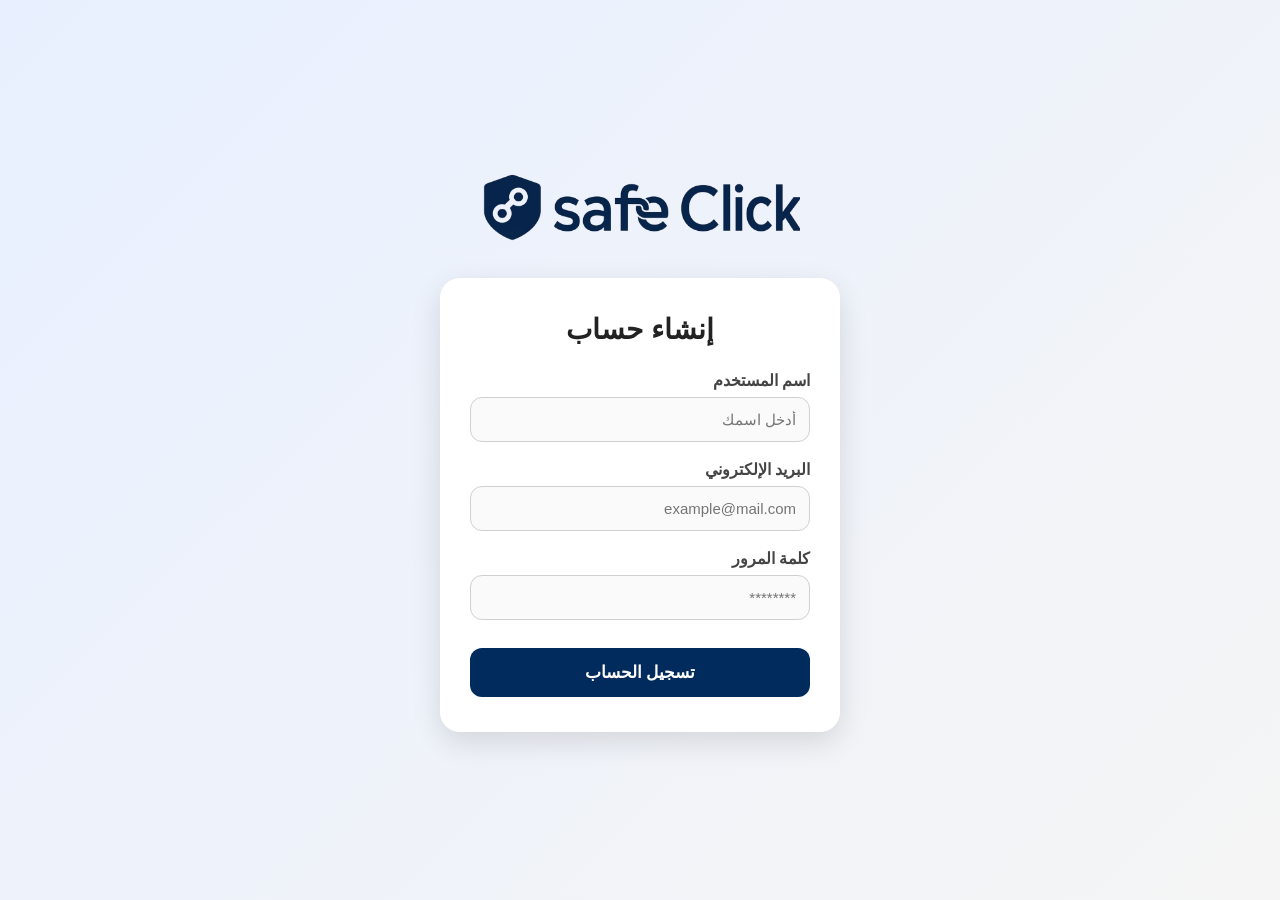
<file: sing.html>
<!DOCTYPE html>
<html lang="ar" dir="rtl">
<head>
  <meta charset="UTF-8" />
  <meta name="viewport" content="width=device-width, initial-scale=1.0" />
  <title>إنشاء حساب جديد</title>
  <link rel="icon" type="image/png" href="./home/hom.jpeg">
  <link rel="stylesheet" href="./style.css" />
</head>
<body>
  
   <div class="top-left-logo">
    <img
      src="./log-removebg-preview.png"
      alt="Safe Click Logo"
    />
  </div>
  <div class="auth-card">
    <h2>إنشاء حساب</h2>
    <form id="signupForm">
      <div class="form-group">
        <label for="name">اسم المستخدم</label>
        <input type="text" name="name" id="name" placeholder="أدخل اسمك" required />
      </div>

      <div class="form-group">
        <label for="email">البريد الإلكتروني</label>
        <input type="email" name="email" id="email" placeholder="example@mail.com" required />
      </div>

      <div class="form-group">
        <label for="password">كلمة المرور</label>
        <input type="password" name="password" id="password" placeholder="********" minlength="8" required />
      </div>

     

      <button type="submit" id="submitBtn">
        <span id="btnText">تسجيل الحساب</span>
        <span id="loader" style="display:none;">⏳</span>
      </button>
      <div id="responseMsg" class="message"></div>
    </form>
  </div>

  <script src="./script.js"></script>
</body>
</html>
</file>
<file: style.css>
/* ===== إعدادات عامة ===== */
:root {
  --primary-blue: #002b5c;
}

* {
  margin: 0;
  padding: 0;
  box-sizing: border-box;
}

body {
  font-family: 'Segoe UI', Tahoma, sans-serif;
  background: linear-gradient(135deg, #e8f0ff, #f5f5f5);
  display: flex;
  flex-direction: column;
  justify-content: center;
  align-items: center;
  min-height: 100vh;
  direction: rtl;
  padding: 20px;
}

/* ===== اللوجو ===== */
.top-left-logo {
  margin-bottom: 30px;
  text-align: center;
}

.top-left-logo img {
  width: 100%;
  max-width: 320px;
  height: auto;
  object-fit: contain;
}

/* ===== الكارت ===== */
.auth-card {
  background: #fff;
  padding: 35px 30px;
  border-radius: 20px;
  box-shadow: 0 10px 30px rgba(0,0,0,0.12);
  width: 100%;
  max-width: 400px;
  transition: 0.3s;
}

.auth-card:hover {
  transform: translateY(-3px);
}

/* ===== العنوان ===== */
.auth-card h2 {
  text-align: center;
  margin-bottom: 25px;
  color: #222;
  font-size: 28px;
}

/* ===== الفورم ===== */
.form-group {
  margin-bottom: 18px;
}

label {
  display: block;
  margin-bottom: 7px;
  font-weight: 600;
  color: #444;
}

input {
  width: 100%;
  padding: 13px;
  border-radius: 12px;
  border: 1px solid #d0d0d0;
  font-size: 15px;
  transition: 0.3s;
  background: #fafafa;
}

input:focus {
  border-color: var(--primary-blue);
  outline: none;
  box-shadow: 0 0 0 4px rgba(0, 43, 92, 0.15);
  background: #fff;
}

/* ===== الزر ===== */
button {
  width: 100%;
  padding: 14px;
  background-color: var(--primary-blue);
  color: white;
  font-size: 17px;
  font-weight: bold;
  border: none;
  border-radius: 12px;
  cursor: pointer;
  transition: 0.3s;
  margin-top: 10px;
}

button:hover {
  transform: scale(1.02);
  opacity: 0.9;
}

button:disabled {
  background: #9E9E9E;
  cursor: not-allowed;
}

/* ===== الرسائل ===== */
.message {
  margin-top: 15px;
  text-align: center;
  display: none;
  font-weight: bold;
  font-size: 14px;
}

.message.success {
  color: #2e7d32;
}

.message.error {
  color: #d32f2f;
}

/* ===== لينك التسجيل ===== */
.auth-card p {
  text-align: center;
  margin-top: 18px;
  font-size: 14px;
  color: #666;
}

.auth-card a {
  color: #1976d2;
  text-decoration: none;
  font-weight: bold;
}

.auth-card a:hover {
  text-decoration: underline;
}

/* ===== Responsive ===== */
@media (max-width: 768px) {

  .top-left-logo img {
    max-width: 220px;
  }

  .auth-card {
    padding: 25px 20px;
  }

  .auth-card h2 {
    font-size: 24px;
  }
}
</file>
<file: about.css>
:root {
  --primary-blue: #002b5c; /* الأزرق الداكن من الصورة */
  --accent-green: #28a745; /* الأخضر الرسمي */
  --text-gray: #4a5568;
  --bg-light: #ffffff;
  --bg-alt: #f8fafc; /* لون خلفية تبادلي بسيط */
}

* {
  margin: 0;
  padding: 0;
  box-sizing: border-box;
}

/* --- الهيدر --- */
.main-header {
  background-color: var(--primary-blue);
  padding: 15px 5%;
  /* position: sticky; */
  top: 0;
  z-index: 1000;
}

.header-container {
  display: flex;
  justify-content: space-between;
  align-items: center;
}

.right-header-section {
  display: flex;
  align-items: center;
  gap: 40px;
}

.agency-name {
  color: white;
  font-weight: bold;
  font-size: 1.1rem;
  border-left: 1px solid rgba(255, 255, 255, 0.3);
  padding-left: 20px;
}

.nav-list {
  display: flex;
  list-style: none;
  gap: 25px;
}
.nav-list a {
  color: white;
  text-decoration: none;
  font-size: 1rem;
}
.nav-list a:hover {
  color: var(--accent-green);
}

.top-left-logo img {
  height: 50px;
}

/* زر الجوال */
.menu-toggle {
  display: none;
  cursor: pointer;
  flex-direction: column;
  gap: 20px;
}
.menu-toggle .bar {
  width: 25px;
  height: 3px;
  background: white;
}

body {
  font-family: 'Cairo', sans-serif;
  background-color: var(--bg-light);
  color: var(--primary-blue);
  line-height: 1.7;
}

.container {
  max-width: 1200px;
  margin: 0 auto;
  padding: 40px 20px;
}

header {
  text-align: center;
  padding: 60px 0;
  background: linear-gradient(135deg, var(--primary-blue), #1a4a82);
  color: white;
  margin-bottom: 40px;
  border-radius: 0 0 50px 50px;
}
.supervisor img{
 width: 100%;
    max-width: 500px;
    height: auto;
   border-radius: 30px;
   padding: 20px;
}
@import url('https://fonts.googleapis.com/css2?family=Cairo:wght@400;700&display=swap');

:root {
  --primary-color: #0d1b2a;
  --secondary-color: #1b263b;
  --accent-color: #415a77;
  --text-light: #e0e1dd;
  --highlight: #00b4d8;
}

body {
  font-family: 'Cairo', sans-serif;
  margin: 0;
  padding: 0;
  background-color: #f4f7f6;
  color: var(--primary-color);
  line-height: 1.8;
}

.container {
  max-width: 1100px;
  margin: 0 auto;
  padding: 40px 20px;
}

/* العناوين */
.section-title {
  text-align: center;
  font-size: 2.5rem;
  margin-bottom: 30px;
  position: relative;
  color: var(--primary-color);
}

.section-title::after {
  content: '';
  display: block;
  width: 60px;
  height: 4px;
  background: var(--highlight);
  margin: 10px auto;
}

/* قسم من نحن */
.about-section {
  background: white;
  text-align: center;
}

.description {
  font-size: 1.2rem;
  max-width: 800px;
  margin: 0 auto 40px;
}

.mission-box {
  background: var(--primary-blue);
  color: white;
  padding: 30px;
  border-radius: 15px;
  box-shadow: 0 10px 20px rgba(0, 0, 0, 0.1);
  margin-bottom: 50px;
}

/* فريق العمل */
.team-grid {
  display: grid;
  grid-template-columns: repeat(auto-fit, minmax(200px, 1fr));
  gap: 15px;
  margin-top: 20px;
}

.team-grid span {
  background: #e9ecef;
  padding: 10px;
  border-radius: 8px;
  font-weight: bold;
  transition: 0.3s;
}

.team-grid span:hover {
  background: var(--highlight);
  color: white;
}

.supervisor {
  margin-top: 30px;
  font-size: 1.3rem;
  padding: 20px;
  border-top: 2px solid #eee;
}
/* تنسيق حاوية الأيقونات */
.contact-info-icons {
    display: flex;
    justify-content: center;
    align-items: center;
    gap: 20px;
    flex-wrap: wrap;
}

/* التنسيق الدائري للأيقونة */
.social-icon {
    width: 60px;
    height: 60px;
    background: rgba(255, 255, 255, 0.1); /* خلفية شفافة خفيفة */
    border: 1px solid rgba(255, 255, 255, 0.2);
    border-radius: 50%;
    display: flex;
    align-items: center;
    justify-content: center;
    color: white;
    font-size: 1.6rem;
    text-decoration: none;
    transition: all 0.4s ease;
}
.contact-info-icons img{
    height: 70px;
    width: 70px;
    border-radius: 50%;
   
}
.contact-info-icons{
    gap: 30px;
}

/* تأثيرات الـ Hover (عند تمرير الماوس) */
.social-icon:hover {
    transform: translateY(-8px) scale(1.1);
    background: white; /* تتحول الخلفية للأبيض عند الوقوف عليها */
}

/* ألوان الأيقونات عند الوقوف عليها */
.fb:hover { color: #1877f2; border-color: #1877f2; }
.x-twitter:hover { color: #000; border-color: #000; }
.in:hover { color: #0a66c2; border-color: #0a66c2; }
.wa:hover { color: #25d366; border-color: #25d366; }

/* تعديل عرض قسم التواصل ليناسب الشكل الجديد */
.contact-wrapper {
    display: grid;
    grid-template-columns: 1fr 1fr; /* جعل القسمين متساويين */
    gap: 80px;
    align-items: center;
}

/* للموبايل: وضع الأيقونات فوق الفورم */
@media (max-width: 768px) {
    .contact-wrapper {
        grid-template-columns: 1fr;
    }
    .contact-info-icons {
        margin-bottom: 30px;
    }
}

/* قسم التواصل */
.contact-section {
  background: var(--primary-blue);
  color: white;
}

.contact-section .section-title {
  color: white;
}

.contact-wrapper {
  display: grid;
  grid-template-columns: 1fr 1.5fr;
  gap: 40px;
  align-items: center;
}

.contact-info {
  display: grid;
  grid-template-columns: 1fr 1fr;
  gap: 15px;
}

.social-card {
  display: flex;
  flex-direction: column;
  align-items: center;
  padding: 20px;
  border-radius: 12px;
  text-decoration: none;
  color: white;
  transition: transform 0.3s;
  background: rgba(255, 255, 255, 0.05);
}

.social-card i {
  font-size: 2rem;
  margin-bottom: 10px;
}
.social-card:hover {
  transform: translateY(-5px);
  background: rgba(255, 255, 255, 0.1);
}

.fb:hover {
  color: #1877f2;
}
.tw:hover {
  color: #1da1f2;
}
.in:hover {
  color: #0a66c2;
}
.wa:hover {
  color: #25d366;
}

/* فورم التواصل */
.contact-form {
  display: flex;
  flex-direction: column;
  gap: 15px;
}

.contact-form input,
.contact-form textarea {
  padding: 15px;
  border: none;
  border-radius: 8px;
  background: #1b263b;
  color: white;
  font-family: 'Cairo';
}

.contact-form button {
  padding: 15px;
  background: var(--highlight);
  color: white;
  border: none;
  border-radius: 8px;
  cursor: pointer;
  font-weight: bold;
  font-size: 1.1rem;
}

.footer-col a{
  color: white;
    text-decoration: none;
}
/* Responsive */
@media (max-width: 768px) {
  .contact-wrapper {
    grid-template-columns: 1fr;
  }
  .contact-info {
    grid-template-columns: 1fr 1fr;
  }
  
}

/* تنسيق للموبايل */
@media (max-width: 850px) {
  .info-row,
  .info-row:nth-child(even) {
    flex-direction: column;
    text-align: center;
    gap: 30px;
  }
  .text-content h2::before {
    right: 50%;
    transform: translateX(50%);
    top: -10px;
    height: 5px;
    width: 50px;
  }
}
.card-footer {
  display: flex;
  justify-content: space-between;
  align-items: center;
  margin-top: 20px;
}

.main-footer {
  background: var(--primary-blue);
  color: white;
  padding: 40px 5%;
  margin-top: 50px;
}
.footer-container {
  display: grid;
  grid-template-columns: 2fr 1fr 1fr;
  gap: 30px;
}
.footer-bottom {
  text-align: center;
  padding-top: 20px;
  border-top: 1px solid rgba(255, 255, 255, 0.1);
  margin-top: 20px;
}
li a {
  color: white;
  text-decoration: none;
}
li a:hover {
  color: var(--accent-green);
}
@media (max-width: 768px) {
  .menu-toggle {
    display: flex;
  }
  .menu-toggle {
  gap: 5px;
}
  .nav-list {
    position: absolute;
    top: 12%;
    right: -100%;
    width: 100%;
    background: var(--primary-blue);
    flex-direction: column;
    padding: 20px;
    transition: 0.3s;
    z-index:999;
  }
  .nav-list.active {
    right: 0;
  }
  .about-section,
  .services-grid,
  .footer-container {
    flex-direction: column;
    grid-template-columns: 1fr;
  }
  .agency-name {
    border-left: none;
  }

}
</file>
<file: activite-1.css>
:root {
  --primary-blue: #002b5c;
  --accent-green: #28a745;
  --text-gray: #4a5568;
  --bg-light: #ffffff;
  --bg-alt: #f8fafc;
  -primary: #2563eb;
  --success: #10b981;
  --error: #ef4444;
  --bg: #f8fafc;
}

* {
  margin: 0;
  padding: 0;
  box-sizing: border-box;
}

body {
  font-family: 'Segoe UI', Tahoma, sans-serif;
  background-color: var(--bg);
  margin: 0;
  display: flex;
  flex-direction: column;
  align-items: center;
}
/* --- الهيدر --- */
.main-header {
  background-color: var(--primary-blue);
  padding: 15px 5%;
  top: 0;
  z-index: 1000;
}

.header-container {
  display: flex;
  justify-content: space-between;
  align-items: center;
}

.right-header-section {
  display: flex;
  align-items: center;
  gap: 40px;
}

.agency-name {
  color: white;
  font-weight: bold;
  font-size: 1.1rem;
  border-left: 1px solid rgba(255, 255, 255, 0.3);
  padding-left: 20px;
}

.nav-list {
  display: flex;
  list-style: none;
  gap: 25px;
}
.nav-list a {
  color: white;
  text-decoration: none;
  font-size: 1rem;
}
.nav-list a:hover {
  color: var(--accent-green);
}

.top-left-logo img {
  height: 50px;
}

/* زر الجوال */
.menu-toggle {
  display: none;
  cursor: pointer;
  flex-direction: column;
  gap: 5px;
}
.menu-toggle .bar {
  width: 25px;
  height: 3px;
  background: white;
}


.container {
  max-width: 1300px;
  margin: 0 auto;
  padding: 40px 20px;
}

header {
  text-align: center;
  padding: 20px 0;
  background: linear-gradient(135deg, var(--primary-blue), #1a4a82);
  color: white;
  margin-bottom: 40px;
  border-radius: 0 0 50px 50px;
  width: 100%;
}

.container {
  max-width: 800px;
  width: 100%;
  background: white;
  padding: 30px;
  border-radius: 20px;
  box-shadow: 0 10px 25px rgba(0, 0, 0, 0.05);
}

h1 {
  color: var(--primary);
  text-align: center;
}

.question-card {
  background: #fff;
  border: 1px solid #e2e8f0;
  padding: 20px;
  border-radius: 15px;
  margin-top: 20px;
  margin-bottom: 20px;
}

.question-text {
  font-weight: bold;
  font-size: 25px;
  margin-bottom: 15px;
  display: block;
}

.options {
  display: grid;
  gap: 10px;
}

.option-btn {
  background: #f1f5f9;
  border: 2px solid transparent;
  padding: 12px 20px;
  border-radius: 10px;
  cursor: pointer;
  text-align: right;
  transition: 0.2s;
  font-size: 21px; 
 
}

.option-btn:hover {
  background: #e2e8f0;
}


.correct {
  background: #dcfce7 !important;
  border-color: var(--success) !important;
  color: #166534;
}
.wrong {
  background: #fee2e2 !important;
  border-color: var(--error) !important;
  color: #991b1b;
}

.feedback {
  margin-top: 10px;
  padding: 10px;
  display: none;
  font-weight: 500;
}

.score-board {
  position: sticky;
  top: 10px;
  background: var(--primary);
  color: white;
  padding: 10px 20px;
  border-radius: 50px;
  margin-bottom: 20px;
}

.start-btn {
  background: linear-gradient(135deg, var(--primary-blue), #1a4a82);
  color: white;
  border: none;
  margin: 25px;
  padding: 20px 30px;
       font-size: 20px;
  border-radius: 15px;
  cursor: pointer;
  transition: 0.3s;
  font-weight: bold;
  box-shadow: 0 5px 15px rgba(0, 43, 92, 0.3);
}

.start-btn:hover {
  transform: translateY(-3px);
  box-shadow: 0 8px 20px rgba(0, 43, 92, 0.5);
}

.start-btn:active {
  transform: translateY(-1px);
}

/* Loading spinner */
.loading-spinner {
  border: 4px solid #f3f3f3;
  border-top: 4px solid var(--primary-blue);
  border-radius: 50%;
  width: 40px;
  height: 40px;
  animation: spin 1s linear infinite;
  margin: 0 auto 20px;
}

.main-footer {
  background: var(--primary-blue);
  color: white;
  padding: 40px 5%;
  margin-top: 50px;
}
.footer-container {
  display: grid;
  grid-template-columns: 2fr 1fr 1fr;
  gap: 30px;
}
.footer-bottom {
  text-align: center;
  padding-top: 20px;
  border-top: 1px solid rgba(255, 255, 255, 0.1);
  margin-top: 20px;
}
li a{
    color: white;
    text-decoration: none;
}
li a:hover {
    color: var(--accent-green);
}
footer{
  width: 100%;
}
/* اللودر الجديد */
.dots-loader {
    display: flex;
    gap: 10px;
    align-items: center;
}
.dots-loader span {
    width: 12px;
    height: 12px;
    border-radius: 50%;
    background: var(--primary-blue);
    animation: bounce 1.2s infinite ease-in-out;
}
.dots-loader span:nth-child(2) { animation-delay: 0.2s; }
.dots-loader span:nth-child(3) { animation-delay: 0.4s; }

@keyframes bounce {
    0%, 80%, 100% { transform: scale(0.6); opacity: 0.4; }
    40% { transform: scale(1); opacity: 1; }
}

@keyframes spin {
  0% { transform: rotate(0deg); }
  100% { transform: rotate(360deg); }
}


@media (max-width: 768px) {
  .menu-toggle {
    display: flex;
  }
  .nav-list {
    position: absolute;
    top: 12%;
    right: -100%;
    width: 100%;
    background: var(--primary-blue);
    flex-direction: column;
    padding: 20px;
    transition: 0.3s;
  }
  .nav-list.active {
    right: 0;
  }
  .about-section,
  .services-grid,
  .footer-container {
    flex-direction: column;
    grid-template-columns: 1fr;
  }
  .agency-name {
    border-left: none;
  }
  
}
</file>
<file: malware.css>
:root {
    --primary-blue: #002b5c; /* الأزرق الداكن من الصورة */
    --accent-green: #28a745;  /* الأخضر الرسمي */
    --text-gray: #4a5568;
    --bg-light: #ffffff;
    --bg-alt: #f8fafc; /* لون خلفية تبادلي بسيط */
}

* {
    margin: 0;
    padding: 0;
    box-sizing: border-box;
}

/* --- الهيدر --- */
.main-header {
  background-color: var(--primary-blue);
  padding: 15px 5%;
  top: 0;
  z-index: 1000;
}

.header-container {
  display: flex;
  justify-content: space-between;
  align-items: center;
}

.right-header-section {
  display: flex;
  align-items: center;
  gap: 40px;
}

.agency-name {
  color: white;
  font-weight: bold;
  font-size: 1.1rem;
  border-left: 1px solid rgba(255, 255, 255, 0.3);
  padding-left: 20px;
}

.nav-list {
  display: flex;
  list-style: none;
  gap: 25px;
}
.nav-list a {
  color: white;
  text-decoration: none;
  font-size: 1rem;
}
.nav-list a:hover {
    color: var(--accent-green);
}

.top-left-logo img {
  height: 50px;
}

/* زر الجوال */
.menu-toggle {
  display: none;
  cursor: pointer;
  flex-direction: column;
  gap: 20px;
}
.menu-toggle .bar {
  width: 25px;
  height: 3px;
  background: white;
}

body {
    font-family: 'Cairo', sans-serif;
    background-color: var(--bg-light);
    color: var(--primary-blue);
    line-height: 1.7;
}

.container {
    max-width: 1200px;
    margin: 0 auto;
    padding: 4px 2px;
}

header {
    text-align: center;
    padding: 60px 0;
    background: linear-gradient(135deg, var(--primary-blue), #1a4a82);
    color: white;
    margin-bottom: 40px;
    border-radius: 0 0 50px 50px;
}

.main-footer {
  background: var(--primary-blue);
  color: white;
  padding: 40px 5%;
  margin-top: 50px;
}
.footer-container {
  display: grid;
  grid-template-columns: 2fr 1fr 1fr;
  gap: 30px;
}
.footer-bottom {
  text-align: center;
  padding-top: 20px;
  border-top: 1px solid rgba(255, 255, 255, 0.1);
  margin-top: 20px;
}
li a{
    color: white;
    text-decoration: none;
}
li a:hover {
    color: var(--accent-green);
}
.footer-col a{
  color: white;
    text-decoration: none;
}
.loading {
    text-align: center;
    font-size: 18px;
    color: #555;
    padding: 20px;
}

.error {
    text-align: center;
    font-size: 18px;
    color: red;
    padding: 20px;
}

@media (max-width: 768px) {
  .menu-toggle {
    display: flex;
  }
  .nav-list {
    position: absolute;
    top: 12%;
    right: -100%;
    width: 100%;
    background: var(--primary-blue);
    flex-direction: column;
    padding: 20px;
    transition: 0.3s;
  }
  .nav-list.active {
    right: 0;
  }
  .menu-toggle {
  gap: 5px;
}
  
  .about-section,
  .services-grid,
  .footer-container {
    flex-direction: column;
    grid-template-columns: 1fr;
  }
  .agency-name {
    border-left: none;
  }
}

/* Leaderboard specific styles */
.leaderboard {
    max-width: 600px;
    margin: 0 auto;
    padding: 20px;
}
.score-box {
    display: flex;
    align-items: center;
    padding: 15px;
    margin: 10px 0;
    border: 1px solid #ddd;
    border-radius: 8px;
    background: #fff;
    box-shadow: 0 2px 5px rgba(0,0,0,0.1);
    justify-content: space-between;
}
.profile-icon {
    width: 50px;
    height: 50px;
    border-radius: 50%;
    background: #1a4a82;
    display: flex;
    align-items: center;
    justify-content: center;
    color: white;
    font-size: 24px;
}
.name {
    font-size: 18px;
    font-weight: bold;
    margin-right: 15px;
}
.score {
    font-size: 20px;
    color: #1a4a82;
}
.fire-icon {
    color: #FFA500;
}
.right-side {
    display: flex;
    align-items: center;
}
</file>
<file: Passwords.css>
:root {
  --primary-blue: #002b5c; /* الأزرق الداكن من الصورة */
  --accent-green: #28a745; /* الأخضر الرسمي */
  --text-gray: #4a5568;
  --bg-light: #ffffff;
  --bg-alt: #f8fafc; /* لون خلفية تبادلي بسيط */
}

* {
  margin: 0;
  padding: 0;
  box-sizing: border-box;
}

/* --- الهيدر --- */
.main-header {
  background-color: var(--primary-blue);
  padding: 15px 5%;
  /* position: sticky; */
  top: 0;
 
}

.header-container {
  display: flex;
  justify-content: space-between;
  align-items: center;
}

.right-header-section {
  display: flex;
  align-items: center;
  gap: 40px;
}

.agency-name {
  color: white;
  font-weight: bold;
  font-size: 1.1rem;
  border-left: 1px solid rgba(255, 255, 255, 0.3);
  padding-left: 20px;
}

.nav-list {
  display: flex;
  list-style: none;
  gap: 25px;
}
.nav-list a {
  color: white;
  text-decoration: none;
  font-size: 1rem;
}
.nav-list a:hover {
  color: var(--accent-green);
}

.top-left-logo img {
  height: 50px;
}

/* زر الجوال */
.menu-toggle {
  display: none;
  cursor: pointer;
  flex-direction: column;
  gap: 5px;
}
.menu-toggle .bar {
  width: 25px;
  height: 3px;
  background: white;
}

body {
  font-family: 'Cairo', sans-serif;
  background-color: var(--bg-light);
  color: var(--primary-blue);
  line-height: 1.8;
}
.container {
  max-width: 1200px;
  margin: 0 auto;
  padding: 40px 20px;
}

header {
  text-align: center;
  padding: 60px 0;
  background: linear-gradient(135deg, var(--primary-blue), #1a4a82);
  color: white;
  /* height: 100vh; */
  margin-bottom: 40px;
  border-radius: 0 0 50px 50px;
}

/* تنسيق القسم (نص وصورة) */
.info-row {
  display: flex;
  align-items: center;
  justify-content: space-between;
  padding: 60px 20px;
  gap: 60px;
  border-bottom: 1px solid #edf2f7;
}

/* جعل الأقسام الزوجية تعكس اتجاهها تلقائياً */
.info-row:nth-child(even) {
  flex-direction: row-reverse;
  background-color: var(--bg-alt);
}

.text-content {
  flex: 1.5;
}

.text-content h2 {
  font-size: 28px;
  margin-bottom: 20px;
  position: relative;
  padding-right: 15px;
}

.text-content h2::before {
  content: '';
  position: absolute;
  right: 0;
  top: 5px;
  height: 80%;
  width: 5px;
  background-color: var(--accent-green);
  border-radius: 10px;
}

.text-content p {
  font-size: 20px;
  color: var(--text-gray);
  margin-bottom: 20px;
}

.image-container {
  flex: 1;
  text-align: center;
}

.image-container img {
  width: 100%;
  max-width: 500px;
  border-radius: 20px;
  box-shadow: 0 20px 40px rgba(0, 0, 0, 0.1);
  transition: transform 0.4s ease;
}

.image-container img:hover {
  transform: translateY(-10px) rotate(1deg);
}

/* تنسيق للموبايل */
@media (max-width: 850px) {
  .info-row,
  .info-row:nth-child(even) {
    flex-direction: column;
    text-align: center;
    gap: 30px;
  }
  .text-content h2::before {
    right: 50%;
    transform: translateX(50%);
    top: -10px;
    height: 5px;
    width: 50px;
  }
}
.card-footer {
  display: flex;
  justify-content: space-between;
  align-items: center;
  margin-top: 20px;
}
.tag {
  background: #e9f5ed;
  color: var(--accent-green);
  padding: 4px 10px;
  border-radius: 15px;
  font-size: 0.8rem;
}
.btn-more {
  text-decoration: none;
  color: #333;
  font-weight: bold;
}
.programs-section {
  padding: 60px 0; /* مساحة حول القسم */
}

.program-box {
  display: flex; /* استخدم flex أسهل هنا */
  align-items: center;
  justify-content: space-between;
  position: relative;
  margin-right: 5%; /* إزاحة الصندوق الأخضر لترك مساحة للصورة على اليسار */
  padding: 40px;
  border-radius: 0; /* أو حسب التصميم */
  min-height: 250px;
}

.prog-info {
  flex: 1;
  color: rgb(26, 26, 26); /* النص داخل الأخضر يكون أبيض */
  padding-right: 20px;
  text-align: right;
}

.prog-info h3,
.prog-info p,
.prog-info ul {
  margin-bottom: 15px;
}

.prog-list {
  list-style: none;
  padding: 0;
}

.prog-list li::before {
  content: '• ';
  color: rgb(20, 20, 20);
}
.main-footer {
  background: var(--primary-blue);
  color: white;
  padding: 40px 5%;
  margin-top: 50px;
}
.footer-container {
  display: grid;
  grid-template-columns: 2fr 1fr 1fr;
  gap: 30px;
}
.footer-bottom {
  text-align: center;
  padding-top: 20px;
  border-top: 1px solid rgba(255, 255, 255, 0.1);
  margin-top: 20px;
}
li a {
  color: white;
  text-decoration: none;
}
.footer-col a{
  color: white;
    text-decoration: none;
}

@media (max-width: 768px) {
  .menu-toggle {
    display: flex;
  }
  .nav-list {
    position: absolute;
    top: 12%;
    right: -100%;
    width: 100%;
    background: var(--primary-blue);
    flex-direction: column;
    padding: 20px;
    transition: 0.3s;
    z-index: 999;
  }
  .nav-list.active {
    right: 0;
  }
  .about-section,
  .services-grid,
  .footer-container {
    flex-direction: column;
    grid-template-columns: 1fr;
  }
  .agency-name {
    border-left: none;
  }
  /* header {
    height: 50vh;
    width: 100vw;
  } */
 


}
</file>
<file: phishing.css>
:root {
            --primary-blue: #002b5c; /* الأزرق الداكن من الصورة */
            --accent-green: #28a745;  /* الأخضر الرسمي */
            --text-gray: #4a5568;
            --bg-light: #ffffff;
            --bg-alt: #f8fafc; /* لون خلفية تبادلي بسيط */
        }

        * {
            margin: 0;
            padding: 0;
            box-sizing: border-box;
        }
        
/* --- الهيدر --- */
.main-header {
  background-color: var(--primary-blue);
  padding: 15px 5%;
  /* position: sticky; */
  top: 0;
  z-index: 1000;
}

.header-container {
  display: flex;
  justify-content: space-between;
  align-items: center;
}

.right-header-section {
  display: flex;
  align-items: center;
  gap: 40px;
}

.agency-name {
  color: white;
  font-weight: bold;
  font-size: 1.1rem;
  border-left: 1px solid rgba(255, 255, 255, 0.3);
  padding-left: 20px;
}

.nav-list {
  display: flex;
  list-style: none;
  gap: 25px;
}
.nav-list a {
  color: white;
  text-decoration: none;
  font-size: 1rem;
}
.nav-list a:hover {
    color: var(--accent-green);
}

.top-left-logo img {
  height: 50px;
  
}

/* زر الجوال */
.menu-toggle {
  display: none;
  cursor: pointer;
  flex-direction: column;
  gap: 20px;
}
.menu-toggle .bar {
  width: 25px;
  height: 3px;
  background: white;
}

        body {
            font-family: 'Cairo', sans-serif;
            background-color: var(--bg-light);
            color: var(--primary-blue);
            line-height: 1.7;
        }

        .container {
            max-width: 1200px;
            margin: 0 auto;
            padding: 40px 20px;
        }

        header {
            text-align: center;
            padding: 60px 0;
            background: linear-gradient(135deg, var(--primary-blue), #1a4a82);
            color: white;
            margin-bottom: 40px;
            border-radius: 0 0 50px 50px;
        }

        /* تنسيق القسم (نص وصورة) */
        .info-row {
            display: flex;
            align-items: center;
            justify-content: space-between;
            padding: 60px 20px;
            gap: 60px;
            border-bottom: 1px solid #edf2f7;
        }

        /* جعل الأقسام الزوجية تعكس اتجاهها تلقائياً */
        .info-row:nth-child(even) {
            flex-direction: row-reverse;
            background-color: var(--bg-alt);
            
        }

        .text-content {
            flex: 1;
        }

        .text-content h2 {
            font-size: 28px;
            margin-bottom: 20px;
            position: relative;
            padding-right: 15px;
        }

        .text-content h2::before {
            content: "";
            position: absolute;
            right: 0;
            top: 5px;
            height: 80%;
            width: 5px;
            background-color: var(--accent-green);
            border-radius: 10px;
        }

        .text-content p {
            font-size: 20px;
            color: var(--text-gray);
            margin-bottom: 20px;
        }

        .image-container {
            flex: 1;
            text-align: center;
        }

        .image-container img {
            width: 100%;
            max-width: 500px;
            border-radius: 20px;
            box-shadow: 0 20px 40px rgba(0,0,0,0.1);
            transition: transform 0.4s ease;
        }

        .image-container img:hover {
            transform: translateY(-10px) rotate(1deg);
        }

        /* تنسيق للموبايل */
        @media (max-width: 850px) {
            .info-row, .info-row:nth-child(even) {
                flex-direction: column;
                text-align: center;
                gap: 30px;
            }
            .text-content h2::before {
                right: 50%;
                transform: translateX(50%);
                top: -10px;
                height: 5px;
                width: 50px;
            }
        }
        .card-footer {
  display: flex;
  justify-content: space-between;
  align-items: center;
  margin-top: 20px;
}
.tag {
  background: #e9f5ed;
  color: var(--accent-green);
  padding: 4px 10px;
  border-radius: 15px;
  font-size: 0.8rem;
}
.btn-more {
  text-decoration: none;
  color: #333;
  font-weight: bold;
}
.programs-section {
    padding: 60px 0; /* مساحة حول القسم */
}

.program-box {
  
    display: flex; /* استخدم flex أسهل هنا */
    align-items: center;
    justify-content: space-between;
    position: relative;
    margin-right: 5%; /* إزاحة الصندوق الأخضر لترك مساحة للصورة على اليسار */
    padding: 40px;
    border-radius: 0; /* أو حسب التصميم */
    min-height: 250px;
}

.prog-info {
    flex: 1;
    color: rgb(26, 26, 26); /* النص داخل الأخضر يكون أبيض */
    padding-right: 20px;
    text-align: right;
}

.prog-info h3, .prog-info p, .prog-info ul {
    margin-bottom: 15px;
}


.prog-list {
    list-style: none;
    padding: 0;
}

.prog-list li::before {
    content: "• ";
    color: rgb(20, 20, 20);
}
.main-footer {
  background: var(--primary-blue);
  color: white;
  padding: 40px 5%;
  margin-top: 50px;
}
.footer-container {
  display: grid;
  grid-template-columns: 2fr 1fr 1fr;
  gap: 30px;
}
.footer-bottom {
  text-align: center;
  padding-top: 20px;
  border-top: 1px solid rgba(255, 255, 255, 0.1);
  margin-top: 20px;
}
li a{
    color: white;
    text-decoration: none;
}
li a:hover {
    color: var(--accent-green);
}
.footer-col a{
  color: white;
    text-decoration: none;
}
@media (max-width: 768px) {
  .menu-toggle {
    display: flex;
  }
  .nav-list {
    position: absolute;
    top: 12%;
    right: -100%;
    width: 100%;
    background: var(--primary-blue);
    flex-direction: column;
    padding: 20px;
    transition: 0.3s;
    z-index: 999;
  }
  .menu-toggle {
  gap: 5px;
}
  .nav-list.active {
    right: 0;
  }
  .about-section,
  .services-grid,
  .footer-container {
    flex-direction: column;
    grid-template-columns: 1fr;
  }
  
  .agency-name {
    border-left: none;
  }
  
}
</file>
<file: profile.css>
:root {
  --primary-blue: #002b49;
  --accent-green: #28a745;
  --white: #ffffff;
}

* {
  margin: 0;
  padding: 0;
  box-sizing: border-box;
  font-family: 'Tajawal', sans-serif;
}

body {
  background-color: var(--white);
  direction: rtl;
}

/* --- الهيدر --- */
.main-header {
  background-color: var(--primary-blue);
  padding: 15px 5%;
  /* position: sticky; */
  top: 0;
  z-index: 1000;
}

.header-container {
  display: flex;
  justify-content: space-between;
  align-items: center;
}

.right-header-section {
  display: flex;
  align-items: center;
  gap: 40px;
}

.agency-name {
  color: white;
  font-weight: bold;
  font-size: 1.1rem;
  border-left: 1px solid rgba(255, 255, 255, 0.3);
  padding-left: 20px;
}

.nav-list {
  display: flex;
  list-style: none;
  gap: 20px;
}
.nav-list a {
  color: white;
  text-decoration: none;
  font-size: 1rem;
}

.top-left-logo img {
  height: 50px;
  
}

/* زر الجوال */
.menu-toggle {
  display: none;
  cursor: pointer;
  flex-direction: column;
  gap: 4px;
}
.menu-toggle .bar {
  width: 25px;
  height: 17px;
  background: white;
}

/* --- باقي التنسيقات --- */
.hero {
  height: 70vh;
background-image: url("./home/hom.jpeg");
  background-size: cover;
  display: flex;
  align-items: center;
  justify-content: center;
  text-align: center;
  color: white;
  opacity: 0.9;
}

.container {
  max-width: 1100px;
  margin: 50px auto;
  padding: 0 20px;
}

.about-section {
  display: flex;
  gap: 40px;
  align-items: center;
  margin-bottom: 60px;
}
.about-image {
  flex: 1;
 
  border-radius: 15px;
  padding: 30px;
}
.about-image img {
  width: 100%;
   box-shadow: 0 10px 30px rgba(0,0,0,0.3); /* ظل للصورة لتظهر فوق الأخضر */
    border-radius: 10px;
}
.about-content {
  flex: 1;
}

.btn-green {
  background: var(--accent-green);
  color: white;
  padding: 10px 20px;
  text-decoration: none;
  border-radius: 5px;
  display: inline-block;
}

.section-title {
  border-right: 5px solid var(--accent-green);
  padding-right: 15px;
  margin-bottom: 30px;
  padding: 10px 0;
}
.services-grid {
  display: grid;
  grid-template-columns: 1fr 1fr;
  gap: 20px;
}
.card {
  border: 1px solid #eee;
  padding: 20px;
  border-radius: 10px;
}
.card-footer {
  display: flex;
  justify-content: space-between;
  align-items: center;
  margin-top: 20px;
}
.tag {
  background: #e9f5ed;
  color: var(--accent-green);
  padding: 4px 10px;
  border-radius: 15px;
  font-size: 0.8rem;
}
.btn-more {
  text-decoration: none;
  color: #333;
  font-weight: bold;
}
.programs-section {
    padding: 60px 0; /* مساحة حول القسم */
}

.program-box {
  
   display: flex;
    align-items: center;
    justify-content: space-between;
    padding: 50px;
    border-radius: 0; 
    min-height: 250px;
    gap:30px;
    position: relative;
}

.prog-info {
    flex: 1;
    color: rgb(26, 26, 26); /* النص داخل الأخضر يكون أبيض */
    padding-right: 20px;
    text-align: right;
}

.prog-info h3, .prog-info p, .prog-info ul {
    margin-bottom: 15px;
}

.prog-list {
    list-style: none;
    padding: 0;
}

.prog-list li::before {
    content: "• ";
    color: rgb(20, 20, 20);
}

/* زر تعرف على المزيد داخل الصندوق الأخضر */
.prog-info .all-link {
    background: transparent;
    text-decoration: none;
    border: none;
      background: var(--accent-green);
  color: white;
  padding: 10px 20px;
  text-decoration: none;
    font-weight: bold;
    

    
   
}

.programs-section img{
   height:300px;
   
     box-shadow: 0 10px 30px rgba(0,0,0,0.3); /* ظل للصورة لتظهر فوق الأخضر */
    border-radius: 10px;
}

.main-footer {
  background: var(--primary-blue);
  color: white;
  padding: 40px 5%;
  margin-top: 50px;
}
.footer-container {
  display: grid;
  grid-template-columns: 2fr 1fr 1fr;
  gap: 30px;
}
.footer-bottom {
  text-align: center;
  padding-top: 20px;
  border-top: 1px solid rgba(255, 255, 255, 0.1);
  margin-top: 20px;
}
li a:hover {
    color: var(--accent-green);
}
.footer-col a{
  color: white;
    text-decoration: none;
}
/* .floating-icon {
            position:absolute;
            bottom:50px; 
           left: 4px;
            width: 90px;
             height: 90px; 
            animation: pulse 2s infinite;
            z-index: 1000;
        }
        #about {
            width: 100%;
             height: 100%; 
            border-radius: 50%;
            border: 3px solid white; box-shadow: 0 4px 15px rgba(0,0,0,0.2);
            object-fit: cover;
        } */
/* --- متجاوب مع الجوال --- */
@media (max-width: 768px) {
  .menu-toggle {
    display: flex;
  }
  /* .floating-icon {
            position:absolute;
            bottom:70px; 
           left:2px;
            width: 50px;
             height: 50px; 
            animation: pulse 2s infinite;
            z-index: 1000;
} */
   
  .nav-list {
    position: absolute;
    top: 12%;
    right: -100%;
    width: 100%;
    background: var(--primary-blue);
    flex-direction: column;
    padding: 20px;
    transition: 0.3s;
    z-index: 999;

  }
  .nav-list.active {
    right: 0;
    
  }
  .about-section,
  .services-grid,
  .footer-container {
    flex-direction: column;
    grid-template-columns: 1fr;
  }
  .agency-name {
    border-left: none;
  }
  .program-box img{
    width: 80vw;
    height: auto;
  }
  .program-box {
  

  flex-direction: column;
    grid-template-columns: 1fr;
    
  }
  
  .hero {
  height: 30vh;
   background-size: cover;
  

}
.menu-toggle .bar {
  width: 25px;
  height: 3px;
  background: white;
  border-radius: 5px;
}
}

li a{
    color: white;
    text-decoration: none;
}
</file>
<file: protection.css>
:root {
  --primary-blue: #002b5c; /* الأزرق الداكن من الصورة */
  --accent-green: #28a745; /* الأخضر الرسمي */
  --text-gray: #4a5568;
  --bg-light: #ffffff;
  --bg-alt: #f8fafc; /* لون خلفية تبادلي بسيط */
}

* {
  margin: 0;
  padding: 0;
  box-sizing: border-box;
}

/* --- الهيدر --- */
.main-header {
  background-color: var(--primary-blue);
  padding: 15px 5%;
  /* position: sticky; */
  top: 0;
  z-index: 1000;
}

.header-container {
  display: flex;
  justify-content: space-between;
  align-items: center;
}

.right-header-section {
  display: flex;
  align-items: center;
  gap: 40px;
}

.agency-name {
  color: white;
  font-weight: bold;
  font-size: 1.1rem;
  border-left: 1px solid rgba(255, 255, 255, 0.3);
  padding-left: 20px;
}

.nav-list {
  display: flex;
  list-style: none;
  gap: 25px;
}
.nav-list a {
  color: white;
  text-decoration: none;
  font-size: 1rem;
}
.nav-list a:hover {
  color: var(--accent-green);
}

.top-left-logo img {
  height: 50px;
}

/* زر الجوال */
.menu-toggle {
  display: none;
  cursor: pointer;
  flex-direction: column;
  gap: 5px;
}
.menu-toggle .bar {
  width: 25px;
  height: 3px;
  background: white;
}

body {
  font-family: 'Cairo', sans-serif;
  background-color: var(--bg-light);
  color: var(--primary-blue);
  line-height: 1.8;
}

.container {
  max-width: 1400px;
  margin: 0 auto;
  padding: 40px 20px;
}

header {
  text-align: center;
  padding: 60px 0;
  background: linear-gradient(135deg, var(--primary-blue), #1a4a82);
  color: white;
  margin-bottom: 40px;
  border-radius: 0 0 50px 50px;
}

/* تنسيق القسم (نص وصورة) */
.info-row {
  display: flex;
  align-items: center;
  justify-content: space-between;
  padding: 60px 20px;
  gap: 60px;
  border-bottom: 1px solid #edf2f7;
}

/* جعل الأقسام الزوجية تعكس اتجاهها تلقائياً */
.info-row:nth-child(even) {
  flex-direction: row-reverse;
  background-color: var(--bg-alt);
}

.text-content {
  flex: 1.5;
}

.text-content h2 {
  font-size: 28px;
  margin-bottom: 20px;
  position: relative;
  padding-right: 15px;
}

.text-content h2::before {
  content: '';
  position: absolute;
  right: 0;
  top: 5px;
  height: 80%;
  width: 5px;
  background-color: var(--accent-green);
  border-radius: 10px;
}

.text-content p {
  font-size: 20px;
  color: var(--text-gray);
  margin-bottom: 20px;
}

.image-container {
  flex: 1;
  text-align: center;
}

.image-container img {
  width: 100%;
  max-width: 500px;
  border-radius: 20px;
  box-shadow: 0 20px 40px rgba(0, 0, 0, 0.1);
  transition: transform 0.4s ease;
}

.image-container img:hover {
  transform: translateY(-10px) rotate(1deg);
}
.footer-col a{
  color: white;
    text-decoration: none;
}

/* تنسيق للموبايل */
@media (max-width: 850px) {
  .info-row,
  .info-row:nth-child(even) {
    flex-direction: column;
    text-align: center;
    gap: 30px;
  }
  .text-content h2::before {
    right: 50%;
    transform: translateX(50%);
    top: -10px;
    height: 5px;
    width: 50px;
  }
}
.card-footer {
  display: flex;
  justify-content: space-between;
  align-items: center;
  margin-top: 20px;
}
.tag {
  background: #e9f5ed;
  color: var(--accent-green);
  padding: 4px 10px;
  border-radius: 15px;
  font-size: 0.8rem;
}
.btn-more {
  text-decoration: none;
  color: #333;
  font-weight: bold;
}
.programs-section {
  padding: 60px 0; /* مساحة حول القسم */
}

.program-box {
  display: flex; /* استخدم flex أسهل هنا */
  align-items: center;
  justify-content: space-between;
  position: relative;
  margin-right: 5%; /* إزاحة الصندوق الأخضر لترك مساحة للصورة على اليسار */
  padding: 40px;
  border-radius: 0; /* أو حسب التصميم */
  min-height: 250px;
}

.prog-info {
  flex: 1;
  color: rgb(26, 26, 26); /* النص داخل الأخضر يكون أبيض */
  padding-right: 20px;
  text-align: right;
}

.prog-info h3,
.prog-info p,
.prog-info ul {
  margin-bottom: 15px;
}

.prog-list {
  list-style: none;
  padding: 0;
}

.prog-list li::before {
  content: '• ';
  color: rgb(20, 20, 20);
}
.main-footer {
  background: var(--primary-blue);
  color: white;
  padding: 40px 5%;
  margin-top: 50px;
}
.footer-container {
  display: grid;
  grid-template-columns: 2fr 1fr 1fr;
  gap: 30px;
}
.footer-bottom {
  text-align: center;
  padding-top: 20px;
  border-top: 1px solid rgba(255, 255, 255, 0.1);
  margin-top: 20px;
}
li a {
  color: white;
  text-decoration: none;
}


@media (max-width: 768px) {
  .menu-toggle {
    display: flex;
  }
  .nav-list {
    position: absolute;
    top: 12%;
    right: -100%;
    width: 100%;
    background: var(--primary-blue);
    flex-direction: column;
    padding: 20px;
    transition: 0.3s;
    z-index: 999;
  }
  .nav-list.active {
    right: 0;
  }
  .about-section,
  .services-grid,
  .footer-container {
    flex-direction: column;
    grid-template-columns: 1fr;
  }
  .agency-name {
    border-left: none;
  }
}
</file>
<file: security.css>
:root {
            --primary-blue: #002b5c; 
            --accent-green: #28a745;  
            --text-gray: #4a5568;
            --bg-light: #ffffff;
            --bg-alt: #f8fafc; 
        }

        * {
            margin: 0;
            padding: 0;
            box-sizing: border-box;
        }
        
/* --- الهيدر --- */
.main-header {
  background-color: var(--primary-blue);
  padding: 15px 5%;
  /* position: sticky; */
  top: 0;
  z-index: 1000;
}

.header-container {
  display: flex;
  justify-content: space-between;
  align-items: center;
}

.right-header-section {
  display: flex;
  align-items: center;
  gap: 40px;
}
.nav-list a:hover {
    color: var(--accent-green);
}

.agency-name {
  color: white;
  font-weight: bold;
  font-size: 1.1rem;
  border-left: 1px solid rgba(255, 255, 255, 0.3);
  padding-left: 20px;
}

.nav-list {
  display: flex;
  list-style: none;
  gap: 20px;
}
.nav-list a {
  color: white;
  text-decoration: none;
  font-size: 1rem;
}

.top-left-logo img {
  height: 50px;
  
}

/* زر الجوال */
.menu-toggle {
  display: none;
  cursor: pointer;
  flex-direction: column;
  gap: 5px;
}
.menu-toggle .bar {
  width: 25px;
  height: 3px;
  background: white;
}

        body {
            font-family: 'Cairo', sans-serif;
            background-color: var(--bg-light);
            color: var(--primary-blue);
            line-height: 1.7;
        }

        .container {
            max-width: 1200px;
            margin: 0 auto;
            padding: 40px 20px;
        }

        header {
            text-align: center;
            padding: 60px 0;
            background: linear-gradient(135deg, var(--primary-blue), #1a4a82);
            color: white;
            margin-bottom: 40px;
            border-radius: 0 0 50px 50px;
        }

        /* تنسيق القسم (نص وصورة) */
        .info-row {
            display: flex;
            align-items: center;
            justify-content: space-between;
            padding: 70px 20px;
            gap: 60px;
            border-bottom: 1px solid #edf2f7;
        }

        /* جعل الأقسام الزوجية تعكس اتجاهها تلقائياً */
        .info-row:nth-child(even) {
            flex-direction: row-reverse;
            background-color: var(--bg-alt);
        }

        .text-content {
            flex: 1;
        }

        .text-content h2 {
            font-size: 28px;
            margin-bottom: 20px;
            position: relative;
            padding-right: 15px;
        }

        .text-content h2::before {
            content: "";
            position: absolute;
            right: 0;
            top: 5px;
            height: 80%;
            width: 5px;
            background-color: var(--accent-green);
            border-radius: 10px;
        }

        .text-content p {
            font-size: 20px;
            color: var(--text-gray);
            margin-bottom: 20px;
        }

        .image-container {
            flex: 1;
            text-align: center;
        }

        .image-container img {
            width: 100%;
            max-width: 500px;
            border-radius: 20px;
            box-shadow: 0 20px 40px rgba(0,0,0,0.1);
            transition: transform 0.4s ease;
        }

        .image-container img:hover {
            transform: translateY(-10px) rotate(1deg);
        }

        /* تنسيق للموبايل */
        @media (max-width: 850px) {
            .info-row, .info-row:nth-child(even) {
                flex-direction: column;
                text-align: center;
                gap: 30px;
            }
            .text-content h2::before {
                right: 50%;
                transform: translateX(50%);
                top: -10px;
                height: 5px;
                width: 50px;
            }
        }
        .card-footer {
  display: flex;
  justify-content: space-between;
  align-items: center;
  margin-top: 20px;
}
.tag {
  background: #e9f5ed;
  color: var(--accent-green);
  padding: 4px 10px;
  border-radius: 15px;
  font-size: 0.8rem;
}
.btn-more {
  text-decoration: none;
  color: #333;
  font-weight: bold;
}
.programs-section {
    padding: 60px 0; /* مساحة حول القسم */
}

.program-box {
  
    display: flex; /* استخدم flex أسهل هنا */
    align-items: center;
    justify-content: space-between;
    position: relative;
    margin-right: 5%; /* إزاحة الصندوق الأخضر لترك مساحة للصورة على اليسار */
    padding: 40px;
    border-radius: 0; /* أو حسب التصميم */
    min-height: 250px;
}

.prog-info {
    flex: 1;
    color: rgb(26, 26, 26); /* النص داخل الأخضر يكون أبيض */
    padding-right: 20px;
    text-align: right;
}

.prog-info h3, .prog-info p, .prog-info ul {
    margin-bottom: 15px;
}

.prog-list {
    list-style: none;
    padding: 0;
}

.prog-list li::before {
    content: "• ";
    color: rgb(20, 20, 20);
}
.main-footer {
  background: var(--primary-blue);
  color: white;
  padding: 40px 5%;
  margin-top: 50px;
}
.footer-container {
  display: grid;
  grid-template-columns: 2fr 1fr 1fr;
  gap: 30px;
}
.footer-bottom {
  text-align: center;
  padding-top: 20px;
  border-top: 1px solid rgba(255, 255, 255, 0.1);
  margin-top: 20px;
}
li a{
    color: white;
    text-decoration: none;
}
.footer-col a{
  color: white;
    text-decoration: none;
}

@media (max-width: 768px) {
  .menu-toggle {
    display: flex;
  }
  .nav-list {
    position: absolute;
    top: 12%;
    right: -100%;
    width: 100%;
    background: var(--primary-blue);
    flex-direction: column;
    padding: 10px;
    transition: 0.3s;
     z-index:999;
  }
  .nav-list.active {
    right: 0;
  }
  .about-section,
  .services-grid,
  .footer-container {
    flex-direction: column;
    grid-template-columns: 1fr;
  }
  .agency-name {
    border-left: none;
  }
}
</file>
